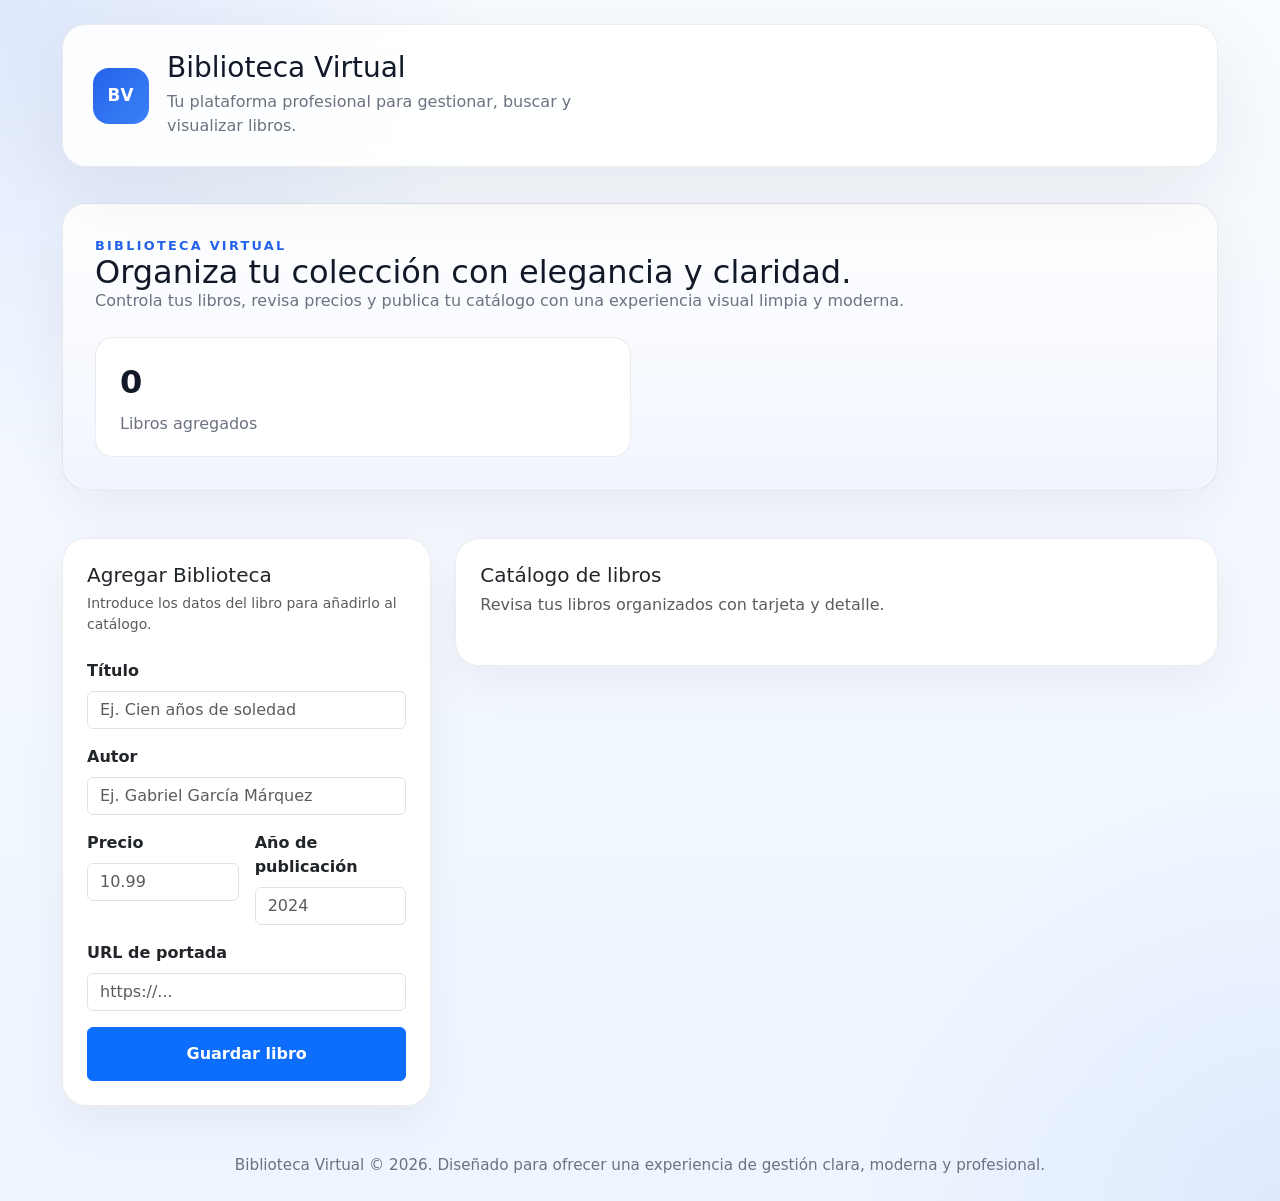
<file: Index.html>
<!DOCTYPE html>
<html lang="es">

<head>
    <meta charset="UTF-8">
    <meta name="viewport" content="width=device-width, initial-scale=1.0">
    <title>Biblioteca Virtual</title>
    <link href="https://cdn.jsdelivr.net/npm/bootstrap@5.3.2/dist/css/bootstrap.min.css" rel="stylesheet">
    <link rel="stylesheet" href="index.css">
    <meta name="theme-color" content="#ffffff">
</head>

<body>
    <div class="page-shell">
        <header class="site-header mb-5">
            <div class="header-brand">
                <div class="brand-mark">BV</div>
                <div>
                    <h1>Biblioteca Virtual</h1>
                    <p class="subtitle">Tu plataforma profesional para gestionar, buscar y visualizar libros.</p>
                </div>
            </div>
        </header>

        <section class="overview-panel mb-5">
            <div class="overview-card">
                <div>
                    <p class="eyebrow">Biblioteca Virtual</p>
                    <h2>Organiza tu colección con elegancia y claridad.</h2>
                    <p class="overview-text">Controla tus libros, revisa precios y publica tu catálogo con una experiencia visual limpia y moderna.</p>
                </div>
                <div class="overview-stats">
                    <article>
                        <span class="stat-value" id="totalBooks">0</span>
                        <span class="stat-label">Libros agregados</span>
                    </article>
                </div>
            </div>
        </section>

        <div id="app" class="row g-4">
            <aside class="col-12 col-lg-4">
                <div class="card panel-card p-4">
                    <div class="panel-header mb-4">
                        <h3>Agregar Biblioteca</h3>
                        <p class="text-muted small">Introduce los datos del libro para añadirlo al catálogo.</p>
                    </div>
                    <form id="formLibro" class="row gx-3 gy-3">
                        <div class="col-12">
                            <label for="NombreLibro" class="form-label">Título</label>
                            <input type="text" id="NombreLibro" class="form-control" placeholder="Ej. Cien años de soledad" required>
                        </div>
                        <div class="col-12">
                            <label for="AutorLibro" class="form-label">Autor</label>
                            <input type="text" id="AutorLibro" class="form-control" placeholder="Ej. Gabriel García Márquez" required>
                        </div>
                        <div class="col-6">
                            <label for="PrecioLibro" class="form-label">Precio</label>
                            <input type="number" id="PrecioLibro" class="form-control" placeholder="10.99" min="0" step="0.01">
                        </div>
                        <div class="col-6">
                            <label for="AñoPublicacion" class="form-label">Año de publicación</label>
                            <input type="number" id="AñoPublicacion" class="form-control" placeholder="2024" min="1800" max="2100">
                        </div>
                        <div class="col-12">
                            <label for="Portada" class="form-label">URL de portada</label>
                            <input type="url" id="Portada" class="form-control" placeholder="https://..." autocomplete="off">
                        </div>
                        <div class="col-12 d-grid">
                            <button type="submit" class="btn btn-primary btn-submit">Guardar libro</button>
                        </div>
                    </form>
                </div>
            </aside>

            <section id="productsContainer" class="col-12 col-lg-8">
                <div class="card panel-card p-4">
                    <div class="panel-header d-flex flex-column flex-sm-row align-items-sm-center justify-content-between mb-4 gap-3">
                        <div>
                            <h3 class="mb-1">Catálogo de libros</h3>
                            <p class="text-muted mb-0">Revisa tus libros organizados con tarjeta y detalle.</p>
                        </div>
                    </div>
                    <div id="productsGrid" class="books-grid"></div>
                </div>
            </section>
        </div>

        <footer class="footer-note mt-5">Biblioteca Virtual © 2026. Diseñado para ofrecer una experiencia de gestión clara, moderna y profesional.</footer>
    </div>

    <script src="Index.js"></script>
</body>

</html>
</file>
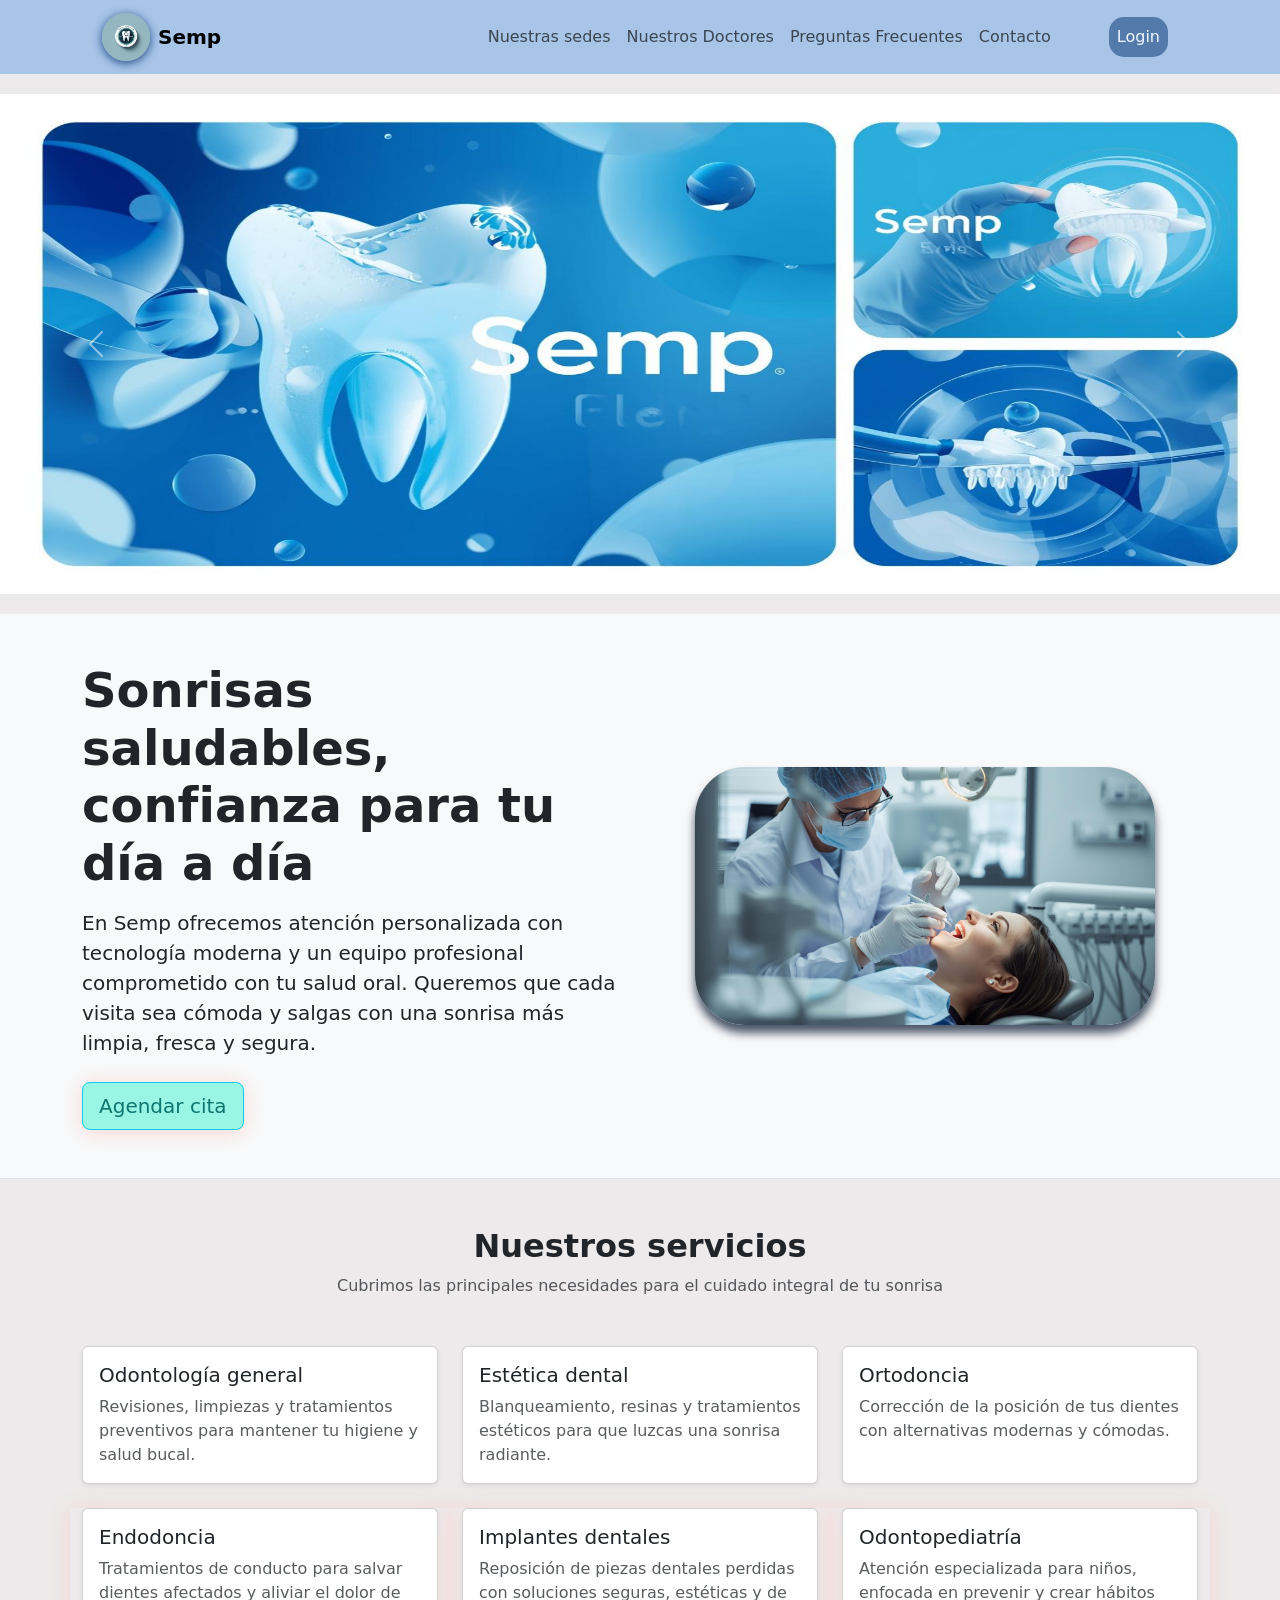
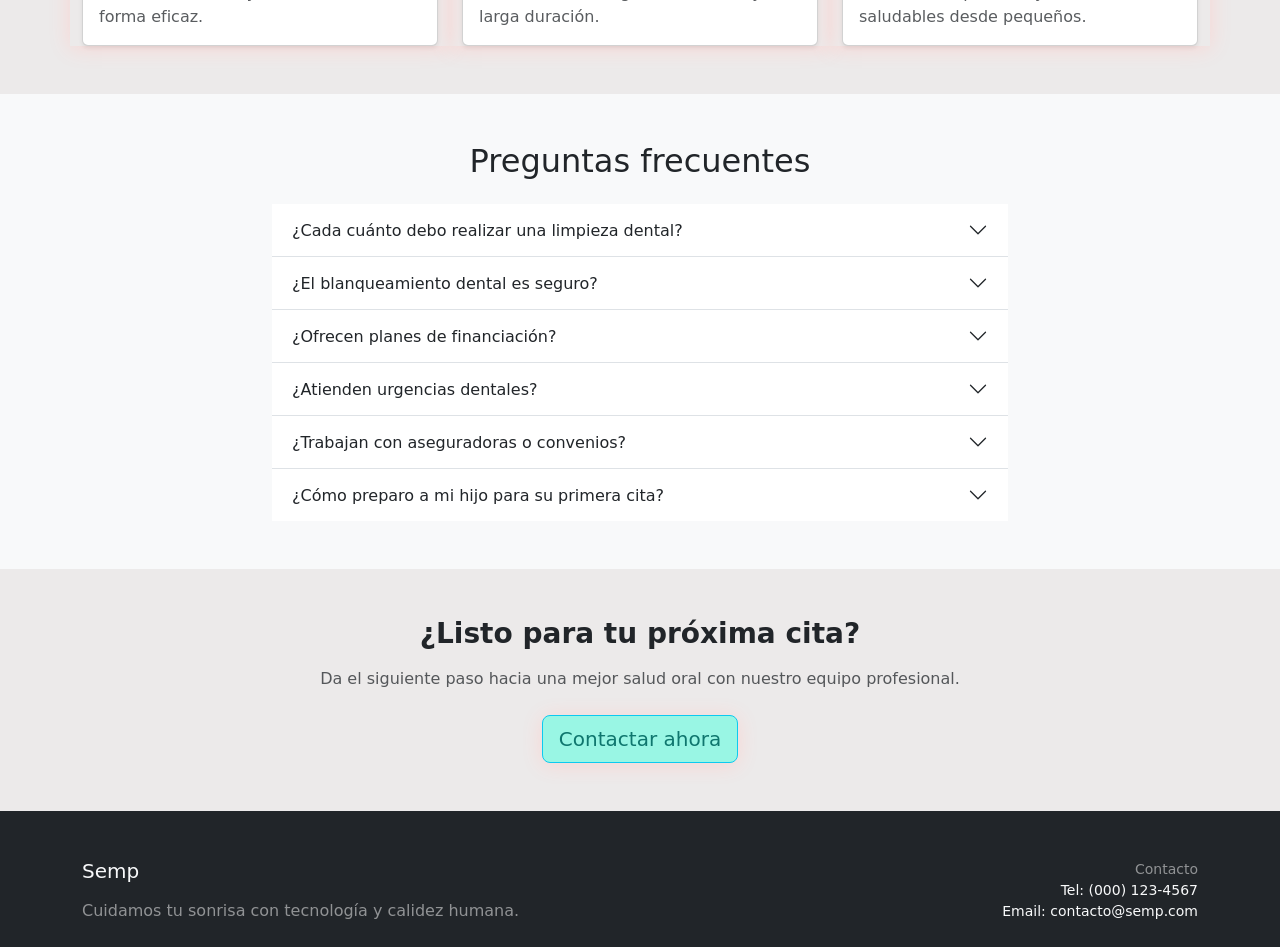
<file: app/View/Index.html>
<!DOCTYPE html>
<html lang="es">

<head>
    <meta charset="UTF-8" />
    <meta name="viewport" content="width=device-width, initial-scale=1" />
    <title>Inicio | Semp</title>

    <link href="https://cdn.jsdelivr.net/npm/bootstrap@5.3.8/dist/css/bootstrap.min.css" rel="stylesheet"
        integrity="sha384-sRIl4kxILFvY47J16cr9ZwB07vP4J8+LH7qKQnuqkuIAvNWLzeN8tE5YBujZqJLB" crossorigin="anonymous" />
    <link rel="stylesheet" href="../CSS/Index.css" />
</head>

<body>
    <!-- Navbar -->
    <nav class="navbar navbar-expand-lg" id="Barra" name="Barra">
        <div class="container">
            <a class="navbar-brand d-flex align-items-center" href="#">
                <img class="logo me-2" src="../Assets/Logo.png" alt="Semp" width="48" height="48" />
                <span class="fw-semibold">Semp</span>
            </a>
            <button class="navbar-toggler" type="button" data-bs-toggle="collapse"
                data-bs-target="#navbarSupportedContent" aria-controls="navbarSupportedContent" aria-expanded="false"
                aria-label="Toggle navigation">
                <span class="navbar-toggler-icon"></span>
            </button>

            <div class="collapse navbar-collapse" id="navbarSupportedContent">
                <ul class="navbar-nav ms-auto mb-2 mb-lg-0">
                    <li class="nav-item">
                        <a class="nav-link foc_hover" href="Sedes.html">Nuestras sedes</a>
                    </li>
                    <li class="nav-item">
                        <a class="nav-link foc_hover" href="Doctores.html">Nuestros Doctores</a>
                    </li>
                    <li class="nav-item">
                        <a class="nav-link foc_hover" href="#acordeon">Preguntas Frecuentes</a>
                    </li>
                    <li class="nav-item">
                        <a class="nav-link foc_hover" href="#contacto">Contacto</a>
                    </li>
                    <div>
                        <li class="nav-item">
                            <a class="nav-link sp_login" href="../View/Login.html">Login</a>
                        </li>
                    </div>

                </ul>
            </div>
        </div>
    </nav>
    <!-- Carrusel -->
    <div id="carouselExampleAutoplaying" class="carousel slide Margen" data-bs-ride="carousel">
        <div class="carousel-inner">
            <div class="carousel-item active">
                <img src="../Assets/Foto carrusel 1.jpg" class="d-block w-100" alt="..." width="500px" height="500px">
            </div>
            <div class="carousel-item">
                <img src="../Assets/Foto carrusel 2.jpg" class="d-block w-100" alt="..." width="500px" height="500px">
            </div>
            <div class="carousel-item">
                <img src="../Assets/Foto carrusel 3.jpg" class="d-block w-100" alt="..." width="500px" height="500px">
            </div>
        </div>
        <button class="carousel-control-prev" type="button" data-bs-target="#carouselExampleAutoplaying"
            data-bs-slide="prev">
            <span class="carousel-control-prev-icon" aria-hidden="true"></span>
            <span class="visually-hidden">Previous</span>
        </button>
        <button class="carousel-control-next" type="button" data-bs-target="#carouselExampleAutoplaying"
            data-bs-slide="next">
            <span class="carousel-control-next-icon" aria-hidden="true"></span>
            <span class="visually-hidden">Next</span>
        </button>
    </div>
    <!-- Hero -->
    <section class="py-5 bg-light border-bottom">
        <div class="container">
            <div class="row align-items-center g-4">
                <div class="col-12 col-md-6">
                    <h1 class="display-5 fw-bold mb-3">Sonrisas saludables, confianza para tu día a día</h1>
                    <p class="lead mb-4">En <strong>Semp</strong> ofrecemos atención personalizada con tecnología
                        moderna y un equipo
                        profesional comprometido con tu salud oral. Queremos que cada visita sea cómoda y salgas con una
                        sonrisa más limpia, fresca y segura.</p>
                    <div class="d-flex gap-3">
                        <a href="programar _cita.html" class="btn btn-info color Sombra btn-lg">Agendar cita</a>
                    </div>
                </div>
                <div class="col-12 col-md-6 text-center">
                    <img src="../Assets/imagen texto principal.jpg" alt="Logo Semp" class="img-fluid img_central"
                        style="max-width: 460px;" />
                </div>
            </div>
        </div>
    </section>

    <!-- Servicios / Features -->
    <section id="servicios" class="py-5">
        <div class="container">
            <div class="text-center mb-5">
                <h2 class="fw-bold">Nuestros servicios</h2>
                <p class="text-muted mb-0">Cubrimos las principales necesidades para el cuidado integral de tu sonrisa
                </p>
            </div>
            <div class="row g-4">
                <div class="col-12 col-md-6 col-lg-4">
                    <div class="card h-100 shadow-sm">
                        <div class="card-body">
                            <h5 class="card-title">Odontología general</h5>
                            <p class="card-text text-muted">Revisiones, limpiezas y tratamientos preventivos para
                                mantener tu higiene y salud bucal.</p>
                        </div>
                    </div>
                </div>
                <div class="col-12 col-md-6 col-lg-4">
                    <div class="card h-100 shadow-sm">
                        <div class="card-body">
                            <h5 class="card-title">Estética dental</h5>
                            <p class="card-text text-muted">Blanqueamiento, resinas y tratamientos estéticos para que
                                luzcas una sonrisa radiante.</p>
                        </div>
                    </div>
                </div>
                <div class="col-12 col-md-6 col-lg-4">
                    <div class="card h-100 shadow-sm">
                        <div class="card-body">
                            <h5 class="card-title">Ortodoncia</h5>
                            <p class="card-text text-muted">Corrección de la posición de tus dientes con alternativas
                                modernas y cómodas.</p>
                        </div>
                    </div>
                </div>
                <div class="col-12 col-md-6 col-lg-4 Sombra">
                    <div class="card h-100 shadow-sm">
                        <div class="card-body">
                            <h5 class="card-title">Endodoncia</h5>
                            <p class="card-text text-muted">Tratamientos de conducto para salvar dientes afectados y
                                aliviar el dolor de forma eficaz.</p>
                        </div>
                    </div>
                </div>
                <div class="col-12 col-md-6 col-lg-4 Sombra">
                    <div class="card h-100 shadow-sm">
                        <div class="card-body">
                            <h5 class="card-title">Implantes dentales</h5>
                            <p class="card-text text-muted">Reposición de piezas dentales perdidas con soluciones
                                seguras, estéticas y de larga duración.</p>
                        </div>
                    </div>
                </div>
                <div class="col-12 col-md-6 col-lg-4 Sombra">
                    <div class="card h-100 shadow-sm">
                        <div class="card-body">
                            <h5 class="card-title">Odontopediatría</h5>
                            <p class="card-text text-muted">Atención especializada para niños, enfocada en prevenir y
                                crear hábitos saludables desde pequeños.</p>
                        </div>
                    </div>
                </div>
            </div>
        </div>
    </section>

    <!-- Acordeón centrado -->
    <section id="acordeon" class="py-5 bg-body-tertiary">
        <div class="container">
            <h2 class="text-center mb-4">Preguntas frecuentes</h2>
            <div class="row justify-content-center">
                <div class="col-12 col-md-10 col-lg-8">
                    <div class="accordion accordion-flush" id="accordionFlushExample">
                        <div class="accordion-item">
                            <h2 class="accordion-header" id="flush-headingOne">
                                <button class="accordion-button collapsed" type="button" data-bs-toggle="collapse"
                                    data-bs-target="#flush-collapseOne" aria-expanded="false"
                                    aria-controls="flush-collapseOne">
                                    ¿Cada cuánto debo realizar una limpieza dental?
                                </button>
                            </h2>
                            <div id="flush-collapseOne" class="accordion-collapse collapse"
                                aria-labelledby="flush-headingOne" data-bs-parent="#accordionFlushExample">
                                <div class="accordion-body">Generalmente se recomienda una limpieza cada 6 meses, aunque
                                    puede variar según tus necesidades específicas.</div>
                            </div>
                        </div>
                        <div class="accordion-item">
                            <h2 class="accordion-header" id="flush-headingTwo">
                                <button class="accordion-button collapsed" type="button" data-bs-toggle="collapse"
                                    data-bs-target="#flush-collapseTwo" aria-expanded="false"
                                    aria-controls="flush-collapseTwo">
                                    ¿El blanqueamiento dental es seguro?
                                </button>
                            </h2>
                            <div id="flush-collapseTwo" class="accordion-collapse collapse"
                                aria-labelledby="flush-headingTwo" data-bs-parent="#accordionFlushExample">
                                <div class="accordion-body">Sí, cuando es realizado por profesionales y con los cuidados
                                    adecuados, es un procedimiento seguro y eficaz.</div>
                            </div>
                        </div>
                        <div class="accordion-item">
                            <h2 class="accordion-header" id="flush-headingThree">
                                <button class="accordion-button collapsed" type="button" data-bs-toggle="collapse"
                                    data-bs-target="#flush-collapseThree" aria-expanded="false"
                                    aria-controls="flush-collapseThree">
                                    ¿Ofrecen planes de financiación?
                                </button>
                            </h2>
                            <div id="flush-collapseThree" class="accordion-collapse collapse"
                                aria-labelledby="flush-headingThree" data-bs-parent="#accordionFlushExample">
                                <div class="accordion-body">Contamos con opciones flexibles de pago para que puedas
                                    acceder a nuestros tratamientos sin preocupaciones.</div>
                            </div>
                        </div>
                        <div class="accordion-item">
                            <h2 class="accordion-header" id="flush-headingFour">
                                <button class="accordion-button collapsed" type="button" data-bs-toggle="collapse"
                                    data-bs-target="#flush-collapseFour" aria-expanded="false"
                                    aria-controls="flush-collapseFour">
                                    ¿Atienden urgencias dentales?
                                </button>
                            </h2>
                            <div id="flush-collapseFour" class="accordion-collapse collapse Transicion"
                                aria-labelledby="flush-headingFour" data-bs-parent="#accordionFlushExample">
                                <div class="accordion-body">Sí, contamos con atención para urgencias como dolor agudo,
                                    fracturas o infecciones. Contáctanos para orientación inmediata.</div>
                            </div>
                        </div>
                        <div class="accordion-item">
                            <h2 class="accordion-header" id="flush-headingFive">
                                <button class="accordion-button collapsed" type="button" data-bs-toggle="collapse"
                                    data-bs-target="#flush-collapseFive" aria-expanded="false"
                                    aria-controls="flush-collapseFive">
                                    ¿Trabajan con aseguradoras o convenios?
                                </button>
                            </h2>
                            <div id="flush-collapseFive" class="accordion-collapse collapse Transicion"
                                aria-labelledby="flush-headingFive" data-bs-parent="#accordionFlushExample">
                                <div class="accordion-body">Manejamos convenios y alternativas de pago. Consulta las
                                    opciones disponibles según tu cobertura.</div>
                            </div>
                        </div>
                        <div class="accordion-item">
                            <h2 class="accordion-header" id="flush-headingSix">
                                <button class="accordion-button collapsed" type="button" data-bs-toggle="collapse"
                                    data-bs-target="#flush-collapseSix" aria-expanded="false"
                                    aria-controls="flush-collapseSix">
                                    ¿Cómo preparo a mi hijo para su primera cita?
                                </button>
                            </h2>
                            <div id="flush-collapseSix" class="accordion-collapse collapse Transicion"
                                aria-labelledby="flush-headingSix" data-bs-parent="#accordionFlushExample">
                                <div class="accordion-body">Explícale de forma positiva, evita transmitir miedos y llega
                                    unos minutos antes para que se familiarice con el entorno.</div>
                            </div>
                        </div>
                    </div>
                </div>
            </div>
        </div>
    </section>

    <!-- CTA simple -->
    <section class="py-5 text-center">
        <div class="container">
            <h3 class="fw-semibold mb-3">¿Listo para tu próxima cita?</h3>
            <p class="text-muted mb-4">Da el siguiente paso hacia una mejor salud oral con nuestro equipo profesional.
            </p>
            <a href="programar _cita.html" class="btn btn-info color Sombra btn-lg">Contactar ahora</a>
        </div>
    </section>

    <!-- Footer / Contacto -->
    <footer id="contacto" class="pt-5 pb-4 bg-dark text-light">
        <div class="container">
            <div class="row g-4">
                <div class="col-12 col-md-6">
                    <h5 class="mb-3">Semp</h5>
                    <p class="text-white-50 mb-0">Cuidamos tu sonrisa con tecnología y calidez humana.</p>
                </div>
                <div class="col-12 col-md-6 text-md-end">
                    <div class="small text-white-50">Contacto</div>
                    <div class="small">Tel: (000) 123-4567</div>
                    <div class="small">Email: contacto@semp.com</div>
                </div>
            </div>
        </div>
    </footer>
    <script src="https://code.jquery.com/jquery-3.7.1.js"
        integrity="sha256-eKhayi8LEQwp4NKxN+CfCh+3qOVUtJn3QNZ0TciWLP4=" crossorigin="anonymous">
        </script>
    <script src="https://cdn.jsdelivr.net/npm/bootstrap@5.3.8/dist/js/bootstrap.bundle.min.js"
        integrity="sha384-FKyoEForCGlyvwx9Hj09JcYn3nv7wiPVlz7YYwJrWVcXK/BmnVDxM+D2scQbITxI"
        crossorigin="anonymous"></script>
    <!-- <script>
        miStorage = window.localStorage;
        nombre_usuario = miStorage.getItem("nombre_usuario");
        $("#nombre_usuario").html(nombre_usuario);
    </script> -->
</body>

</html>
</file>
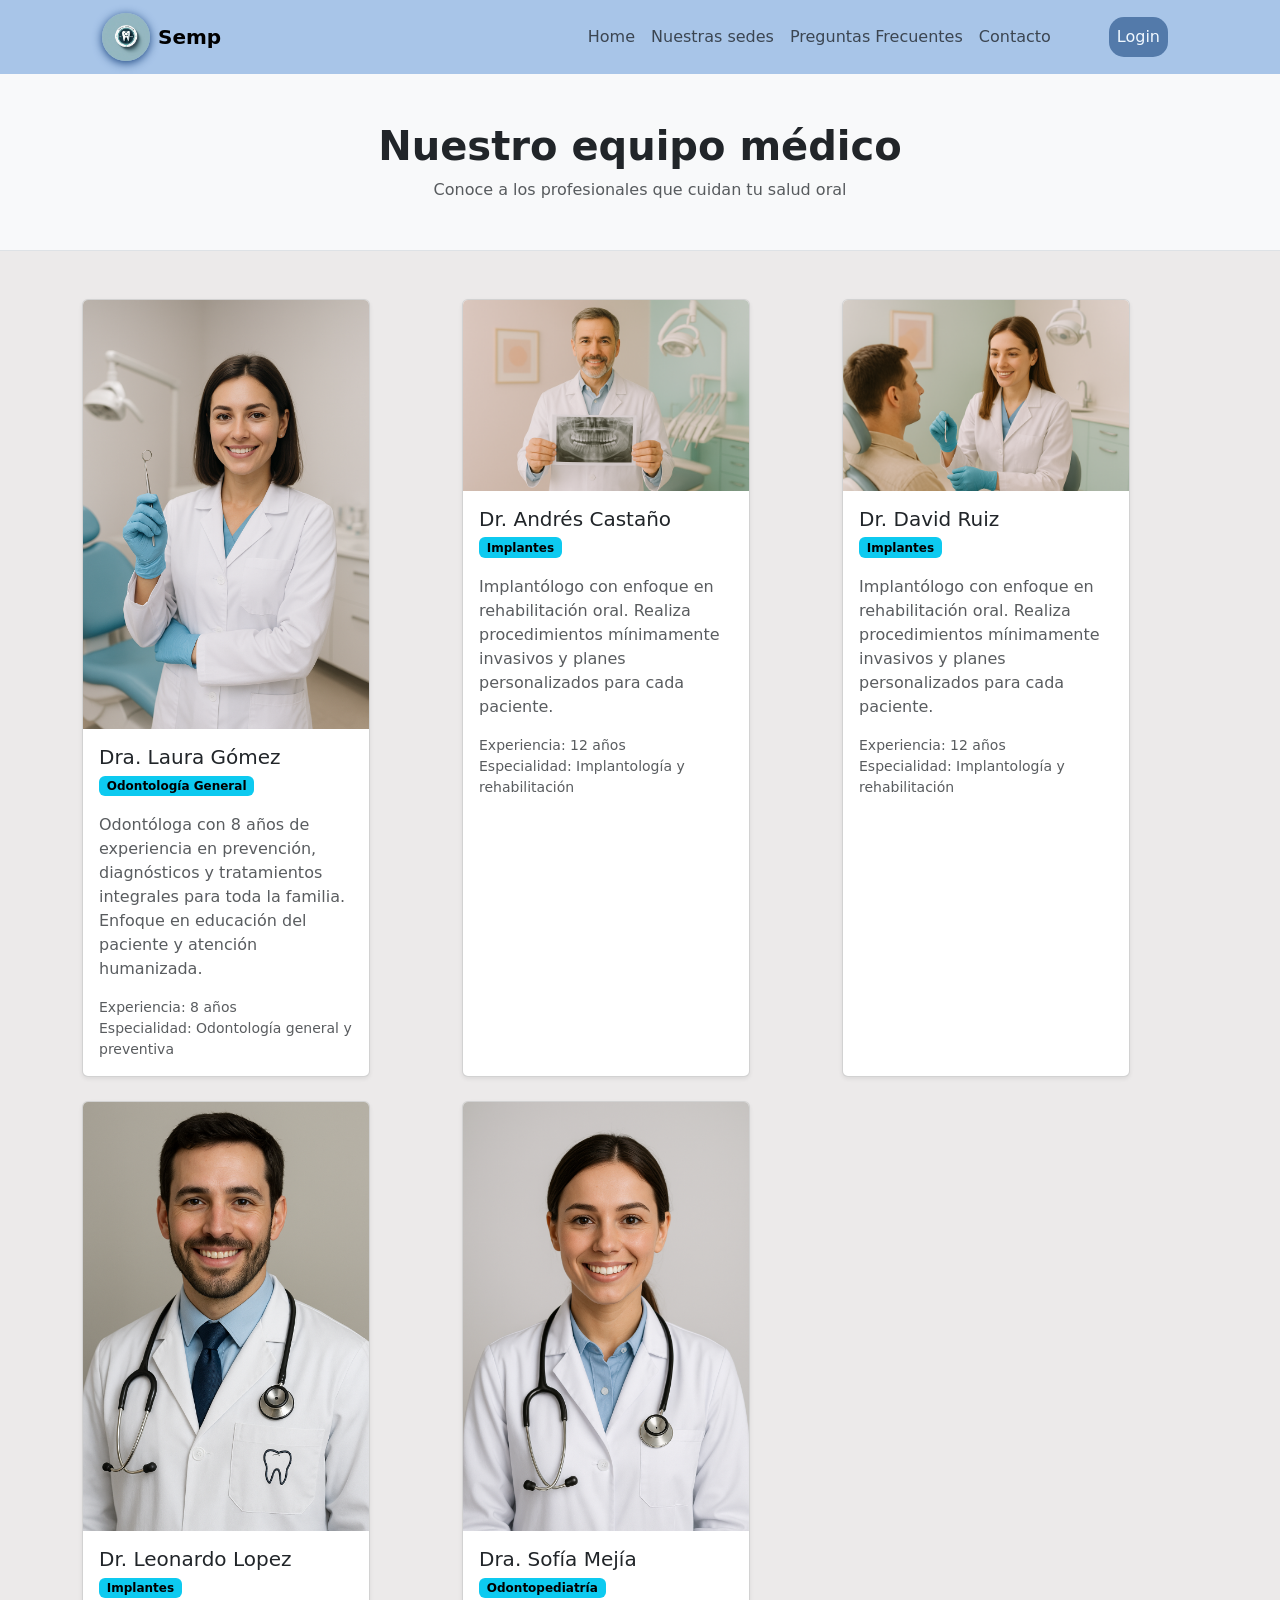
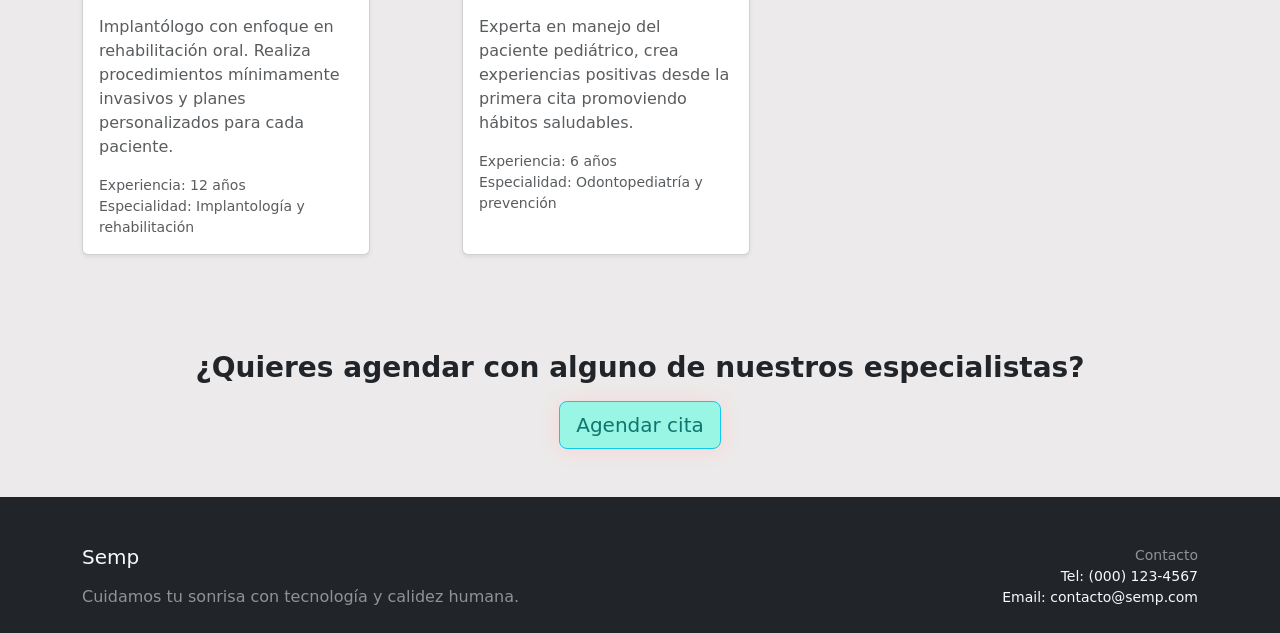
<file: app/View/Doctores.html>
<!DOCTYPE html>
<html lang="es">

<head>
    <meta charset="UTF-8" />
    <meta name="viewport" content="width=device-width, initial-scale=1" />
    <title>Doctores | Semp</title>

    <link href="https://cdn.jsdelivr.net/npm/bootstrap@5.3.8/dist/css/bootstrap.min.css" rel="stylesheet"
        integrity="sha384-sRIl4kxILFvY47J16cr9ZwB07vP4J8+LH7qKQnuqkuIAvNWLzeN8tE5YBujZqJLB" crossorigin="anonymous" />
    <link rel="stylesheet" href="../CSS/Index.css" />
</head>

<body>
    <!-- Navbar -->
    <nav class="navbar navbar-expand-lg" id="Barra" name="Barra">
        <div class="container">
            <a class="navbar-brand d-flex align-items-center" href="./Index.html">
                <img class="logo me-2" src="../Assets/Logo.png" alt="Semp" width="48" height="48" />
                <span class="fw-semibold">Semp</span>
            </a>
            <button class="navbar-toggler" type="button" data-bs-toggle="collapse"
                data-bs-target="#navbarSupportedContent" aria-controls="navbarSupportedContent" aria-expanded="false"
                aria-label="Toggle navigation">
                <span class="navbar-toggler-icon"></span>
            </button>

            <div class="collapse navbar-collapse" id="navbarSupportedContent">
                <ul class="navbar-nav ms-auto mb-2 mb-lg-0">
                    <li class="nav-item">
                        <a class="nav-link foc_hover" href="./Index.html">Home</a>
                    </li>
                    <li class="nav-item">
                        <a class="nav-link foc_hover" href="./Sedes.html">Nuestras sedes</a>
                    </li>
                    <li class="nav-item">
                        <a class="nav-link foc_hover" href="./Index.html#acordeon">Preguntas Frecuentes</a>
                    </li>
                    <li class="nav-item">
                        <a class="nav-link foc_hover" href="./Index.html#contacto">Contacto</a>
                    </li>
                    <div>
                        <li class="nav-item">
                            <a class="nav-link sp_login" href="../View/Login.html">Login</a>
                        </li>
                    </div>

                </ul>
            </div>
        </div>
    </nav>

    <header class="py-5 bg-light border-bottom">
        <div class="container text-center">
            <h1 class="fw-bold">Nuestro equipo médico</h1>
            <p class="text-muted mb-0">Conoce a los profesionales que cuidan tu salud oral</p>
        </div>
    </header>

    <main class="py-5">
        <div class="container">
            <div class="row g-4">
                <!-- Doctor 1 -->
                <div class="col-12 col-md-6 col-lg-4">
                    <div class="card h-100 shadow-sm" style="width: 18rem;">
                        <img src="../Assets/Doctora 1.png" class="card-img-top" alt="...">
                        <div class="card-body">
                            <h5 class="card-title mb-1">Dra. Laura Gómez</h5>
                            <span class="badge text-bg-info">Odontología General</span>
                            <p class="card-text mt-3 text-muted">Odontóloga con 8 años de experiencia en prevención,
                                diagnósticos y tratamientos integrales para toda la familia. Enfoque en educación del
                                paciente y atención humanizada.</p>
                            <ul class="list-unstyled small text-muted mb-0">
                                <li>Experiencia: 8 años</li>
                                <li>Especialidad: Odontología general y preventiva</li>
                            </ul>
                        </div>
                    </div>
                </div>
                <!-- Doctor 2 -->
                <div class="col-12 col-md-6 col-lg-4">
                    <div class="card h-100 shadow-sm" style="width: 18rem;">
                        <img src="../Assets/Doctor 3.png" class="card-img-top" alt="...">
                        <div class="card-body">
                            <h5 class="card-title mb-1">Dr. Andrés Castaño</h5>
                            <span class="badge text-bg-info">Implantes</span>
                            <p class="card-text mt-3 text-muted">Implantólogo con enfoque en rehabilitación oral.
                                Realiza procedimientos mínimamente invasivos y planes personalizados para cada paciente.
                            </p>
                            <ul class="list-unstyled small text-muted mb-0">
                                <li>Experiencia: 12 años</li>
                                <li>Especialidad: Implantología y rehabilitación</li>
                            </ul>
                        </div>
                    </div>
                </div>
                <!-- Doctor 3 -->
                <div class="col-12 col-md-6 col-lg-4">
                    <div class="card h-100 shadow-sm" style="width: 18rem;">
                        <img src="../Assets/Doctora 2.png" class="card-img-top" alt="...">
                        <div class="card-body">
                            <h5 class="card-title mb-1">Dr. David Ruiz</h5>
                            <span class="badge text-bg-info">Implantes</span>
                            <p class="card-text mt-3 text-muted">Implantólogo con enfoque en rehabilitación oral.
                                Realiza procedimientos mínimamente invasivos y planes personalizados para cada paciente.
                            </p>
                            <ul class="list-unstyled small text-muted mb-0">
                                <li>Experiencia: 12 años</li>
                                <li>Especialidad: Implantología y rehabilitación</li>
                            </ul>
                        </div>
                    </div>
                </div>
                <!-- Doctor 4 -->
                <div class="col-12 col-md-6 col-lg-4">
                    <div class="card h-100 shadow-sm" style="width: 18rem;">
                        <img src="../Assets/Doctor 4.png" class="card-img-top" alt="...">
                        <div class="card-body">
                            <h5 class="card-title mb-1">Dr. Leonardo Lopez</h5>
                            <span class="badge text-bg-info">Implantes</span>
                            <p class="card-text mt-3 text-muted">Implantólogo con enfoque en rehabilitación oral.
                                Realiza procedimientos mínimamente invasivos y planes personalizados para cada paciente.
                            </p>
                            <ul class="list-unstyled small text-muted mb-0">
                                <li>Experiencia: 12 años</li>
                                <li>Especialidad: Implantología y rehabilitación</li>
                            </ul>
                        </div>
                    </div>
                </div>
                <!-- Doctor 5 -->
                <div class="col-12 col-md-6 col-lg-4">
                    <div class="card h-100 shadow-sm" style="width: 18rem;">
                        <img src="../Assets/Doctora 5.png" class="card-img-top" alt="...">
                        <div class="card-body">
                            <h5 class="card-title mb-1">Dra. Sofía Mejía</h5>
                            <span class="badge text-bg-info">Odontopediatría</span>
                            <p class="card-text mt-3 text-muted">Experta en manejo del paciente pediátrico, crea
                                experiencias positivas desde la primera cita promoviendo hábitos saludables.</p>
                            <ul class="list-unstyled small text-muted mb-0">
                                <li>Experiencia: 6 años</li>
                                <li>Especialidad: Odontopediatría y prevención</li>
                            </ul>
                        </div>
                    </div>
                </div>
                <!-- Extra spacing column for balance on large screens -->
                <div class="col-12 col-md-6 col-lg-4 d-none d-lg-block"></div>
            </div>
        </div>
    </main>

    <!-- CTA -->
    <section class="py-5 text-center">
        <div class="container">
            <h3 class="fw-semibold mb-3">¿Quieres agendar con alguno de nuestros especialistas?</h3>
            <a href="./Index.html#contacto" class="btn btn-info color Sombra btn-lg">Agendar cita</a>
        </div>
    </section>

    <!-- Footer / Contacto -->
    <footer id="contacto" class="pt-5 pb-4 bg-dark text-light">
        <div class="container">
            <div class="row g-4">
                <div class="col-12 col-md-6">
                    <h5 class="mb-3">Semp</h5>
                    <p class="text-white-50 mb-0">Cuidamos tu sonrisa con tecnología y calidez humana.</p>
                </div>
                <div class="col-12 col-md-6 text-md-end">
                    <div class="small text-white-50">Contacto</div>
                    <div class="small">Tel: (000) 123-4567</div>
                    <div class="small">Email: contacto@semp.com</div>
                </div>
            </div>
        </div>
    </footer>

    <script src="https://cdn.jsdelivr.net/npm/bootstrap@5.3.8/dist/js/bootstrap.bundle.min.js"
        integrity="sha384-FKyoEForCGlyvwx9Hj09JcYn3nv7wiPVlz7YYwJrWVcXK/BmnVDxM+D2scQbITxI"
        crossorigin="anonymous"></script>
</body>

</html>
</file>
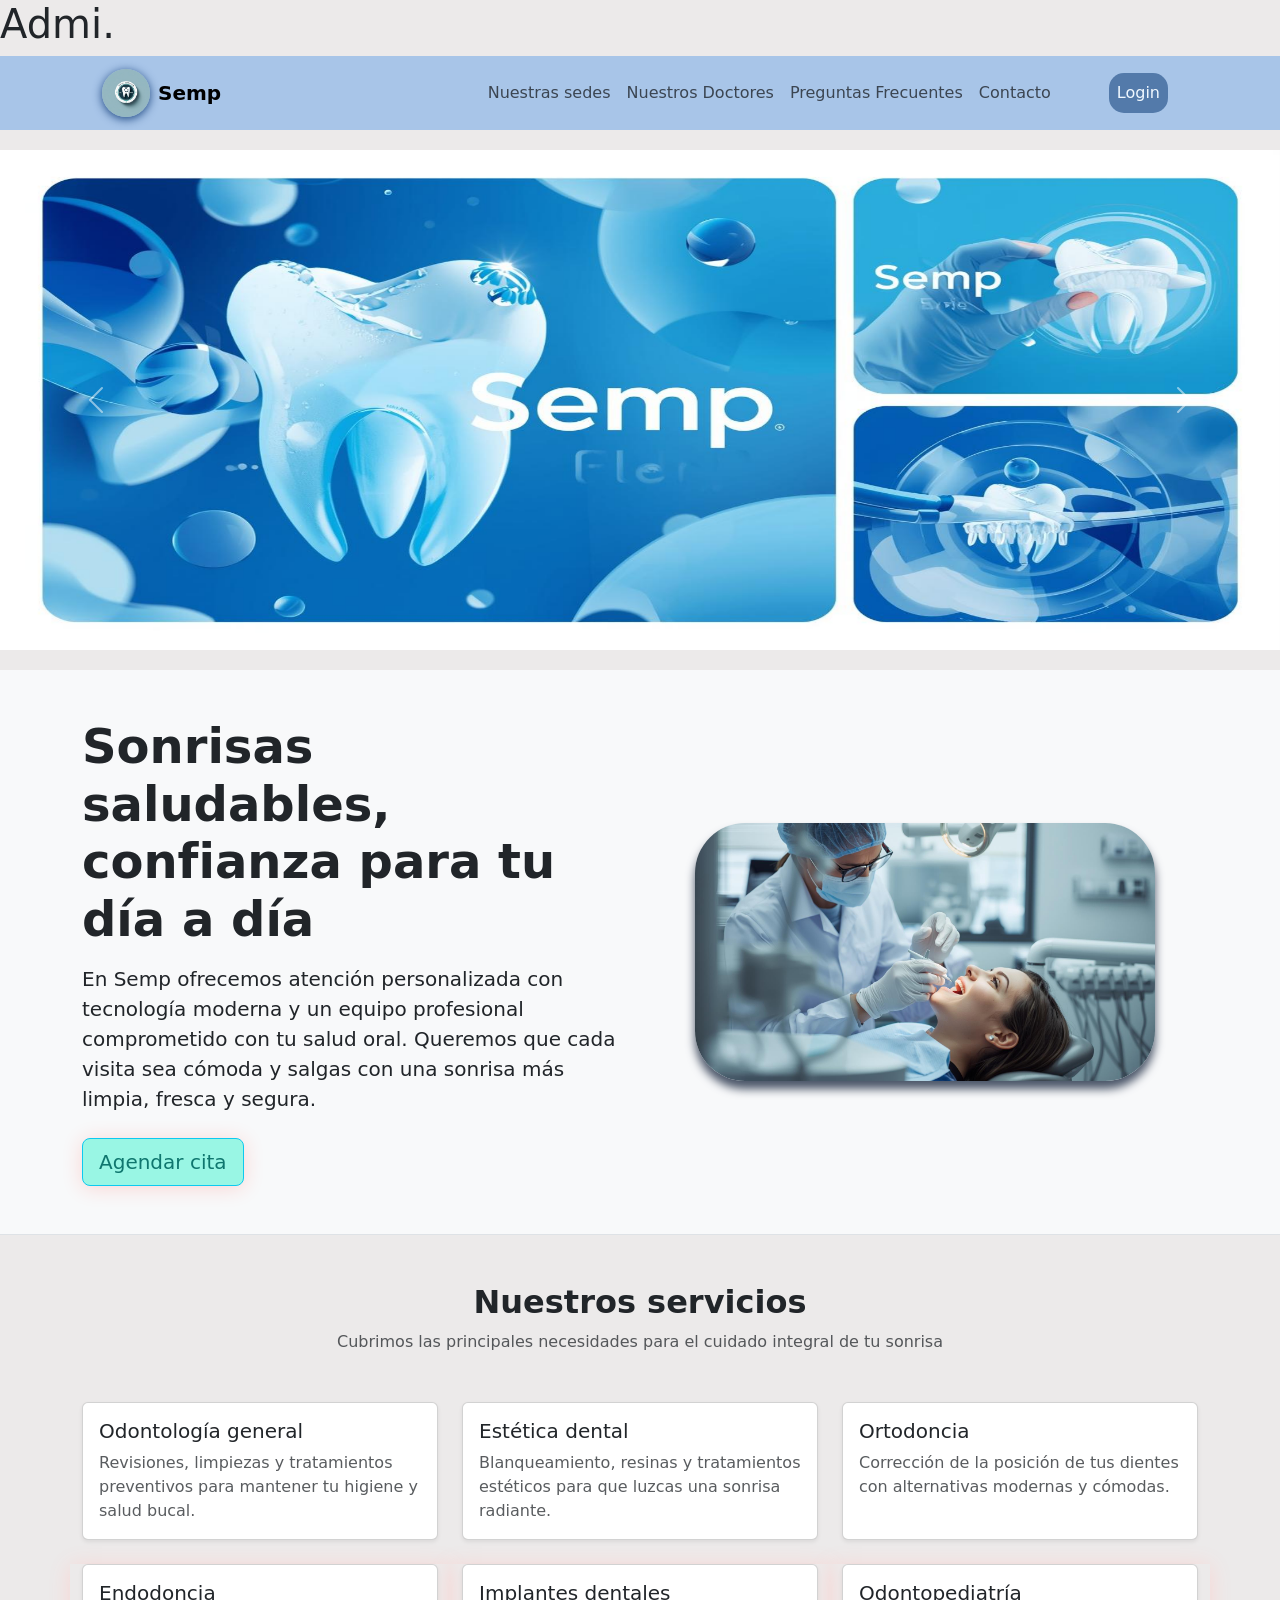
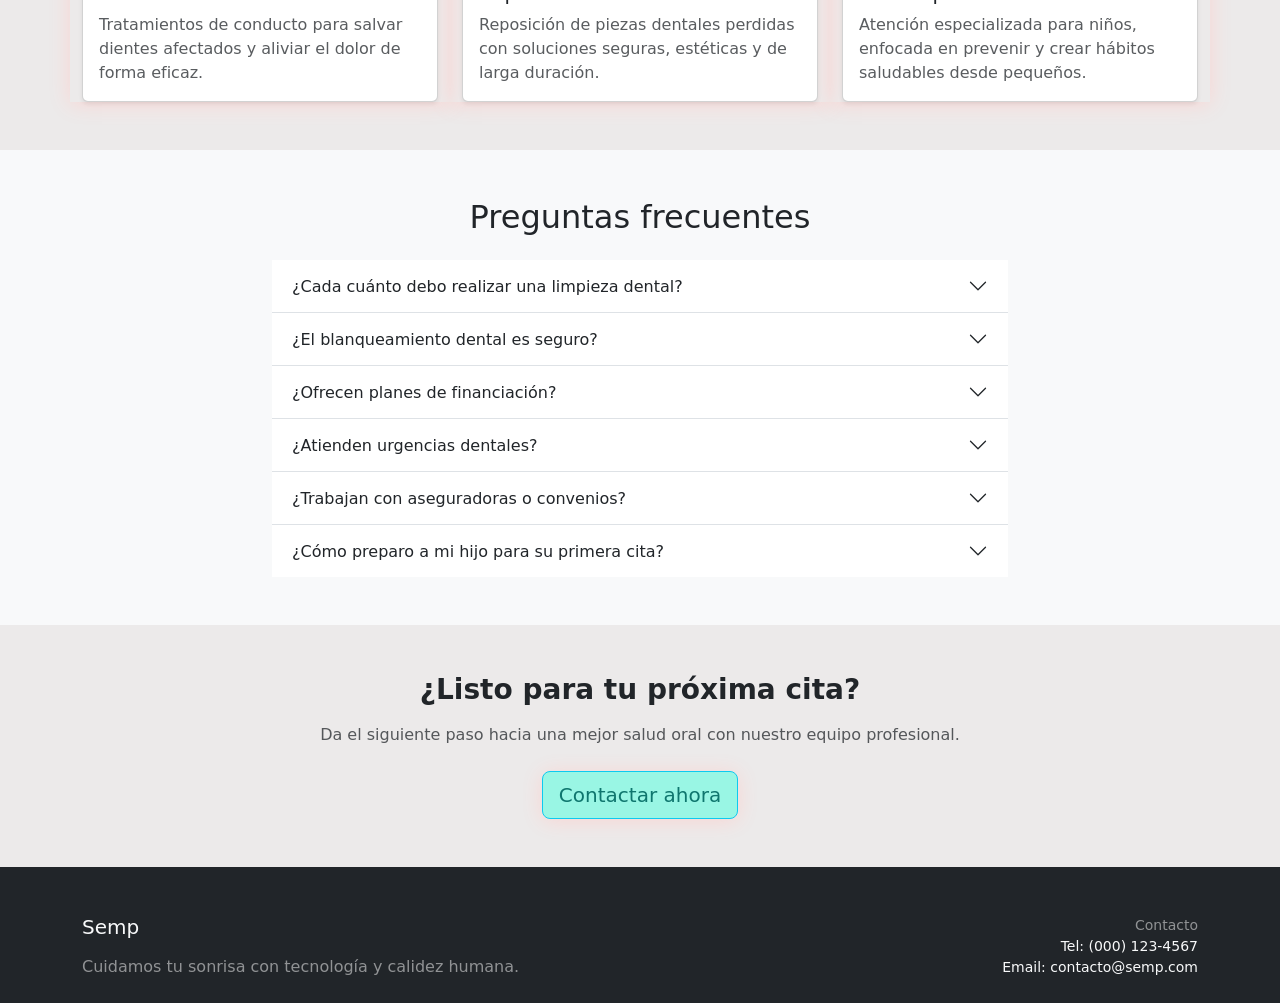
<file: app/View/Index_admi.html>
<!DOCTYPE html>
<html lang="es">

<head>
    <meta charset="UTF-8" />
    <meta name="viewport" content="width=device-width, initial-scale=1" />
    <title>Inicio | Semp</title>

    <link href="https://cdn.jsdelivr.net/npm/bootstrap@5.3.8/dist/css/bootstrap.min.css" rel="stylesheet"
        integrity="sha384-sRIl4kxILFvY47J16cr9ZwB07vP4J8+LH7qKQnuqkuIAvNWLzeN8tE5YBujZqJLB" crossorigin="anonymous" />
    <link rel="stylesheet" href="../CSS/Index.css" />
</head>

<body>
    <h1>Admi. </h1>
    <!-- Navbar -->
    <nav class="navbar navbar-expand-lg" id="Barra" name="Barra">
        <div class="container">
            <a class="navbar-brand d-flex align-items-center" href="#">
                <img class="logo me-2" src="../Assets/Logo.png" alt="Semp" width="48" height="48" />
                <span class="fw-semibold">Semp</span>
            </a>
            <button class="navbar-toggler" type="button" data-bs-toggle="collapse"
                data-bs-target="#navbarSupportedContent" aria-controls="navbarSupportedContent" aria-expanded="false"
                aria-label="Toggle navigation">
                <span class="navbar-toggler-icon"></span>
            </button>

            <div class="collapse navbar-collapse" id="navbarSupportedContent">
                <ul class="navbar-nav ms-auto mb-2 mb-lg-0">
                    <li class="nav-item">
                        <a class="nav-link foc_hover" href="Sedes.html">Nuestras sedes</a>
                    </li>
                    <li class="nav-item">
                        <a class="nav-link foc_hover" href="Doctores.html">Nuestros Doctores</a>
                    </li>
                    <li class="nav-item">
                        <a class="nav-link foc_hover" href="#acordeon">Preguntas Frecuentes</a>
                    </li>
                    <li class="nav-item">
                        <a class="nav-link foc_hover" href="#contacto">Contacto</a>
                    </li>
                    <div>
                        <li class="nav-item">
                            <a class="nav-link sp_login" href="../View/Login.html">Login</a>
                        </li>
                    </div>

                </ul>
            </div>
        </div>
    </nav>
    <!-- Carrusel -->
    <div id="carouselExampleAutoplaying" class="carousel slide Margen" data-bs-ride="carousel">
        <div class="carousel-inner">
            <div class="carousel-item active">
                <img src="../Assets/Foto carrusel 1.jpg" class="d-block w-100" alt="..." width="500px" height="500px">
            </div>
            <div class="carousel-item">
                <img src="../Assets/Foto carrusel 2.jpg" class="d-block w-100" alt="..." width="500px" height="500px">
            </div>
            <div class="carousel-item">
                <img src="../Assets/Foto carrusel 3.jpg" class="d-block w-100" alt="..." width="500px" height="500px">
            </div>
        </div>
        <button class="carousel-control-prev" type="button" data-bs-target="#carouselExampleAutoplaying"
            data-bs-slide="prev">
            <span class="carousel-control-prev-icon" aria-hidden="true"></span>
            <span class="visually-hidden">Previous</span>
        </button>
        <button class="carousel-control-next" type="button" data-bs-target="#carouselExampleAutoplaying"
            data-bs-slide="next">
            <span class="carousel-control-next-icon" aria-hidden="true"></span>
            <span class="visually-hidden">Next</span>
        </button>
    </div>
    <!-- Hero -->
    <section class="py-5 bg-light border-bottom">
        <div class="container">
            <div class="row align-items-center g-4">
                <div class="col-12 col-md-6">
                    <h1 class="display-5 fw-bold mb-3">Sonrisas saludables, confianza para tu día a día</h1>
                    <p class="lead mb-4">En <strong>Semp</strong> ofrecemos atención personalizada con tecnología
                        moderna y un equipo
                        profesional comprometido con tu salud oral. Queremos que cada visita sea cómoda y salgas con una
                        sonrisa más limpia, fresca y segura.</p>
                    <div class="d-flex gap-3">
                        <a href="#contacto" class="btn btn-info color Sombra btn-lg">Agendar cita</a>
                    </div>
                </div>
                <div class="col-12 col-md-6 text-center">
                    <img src="../Assets/imagen texto principal.jpg" alt="Logo Semp" class="img-fluid img_central"
                        style="max-width: 460px;" />
                </div>
            </div>
        </div>
    </section>

    <!-- Servicios / Features -->
    <section id="servicios" class="py-5">
        <div class="container">
            <div class="text-center mb-5">
                <h2 class="fw-bold">Nuestros servicios</h2>
                <p class="text-muted mb-0">Cubrimos las principales necesidades para el cuidado integral de tu sonrisa
                </p>
            </div>
            <div class="row g-4">
                <div class="col-12 col-md-6 col-lg-4">
                    <div class="card h-100 shadow-sm">
                        <div class="card-body">
                            <h5 class="card-title">Odontología general</h5>
                            <p class="card-text text-muted">Revisiones, limpiezas y tratamientos preventivos para
                                mantener tu higiene y salud bucal.</p>
                        </div>
                    </div>
                </div>
                <div class="col-12 col-md-6 col-lg-4">
                    <div class="card h-100 shadow-sm">
                        <div class="card-body">
                            <h5 class="card-title">Estética dental</h5>
                            <p class="card-text text-muted">Blanqueamiento, resinas y tratamientos estéticos para que
                                luzcas una sonrisa radiante.</p>
                        </div>
                    </div>
                </div>
                <div class="col-12 col-md-6 col-lg-4">
                    <div class="card h-100 shadow-sm">
                        <div class="card-body">
                            <h5 class="card-title">Ortodoncia</h5>
                            <p class="card-text text-muted">Corrección de la posición de tus dientes con alternativas
                                modernas y cómodas.</p>
                        </div>
                    </div>
                </div>
                <div class="col-12 col-md-6 col-lg-4 Sombra">
                    <div class="card h-100 shadow-sm">
                        <div class="card-body">
                            <h5 class="card-title">Endodoncia</h5>
                            <p class="card-text text-muted">Tratamientos de conducto para salvar dientes afectados y
                                aliviar el dolor de forma eficaz.</p>
                        </div>
                    </div>
                </div>
                <div class="col-12 col-md-6 col-lg-4 Sombra">
                    <div class="card h-100 shadow-sm">
                        <div class="card-body">
                            <h5 class="card-title">Implantes dentales</h5>
                            <p class="card-text text-muted">Reposición de piezas dentales perdidas con soluciones
                                seguras, estéticas y de larga duración.</p>
                        </div>
                    </div>
                </div>
                <div class="col-12 col-md-6 col-lg-4 Sombra">
                    <div class="card h-100 shadow-sm">
                        <div class="card-body">
                            <h5 class="card-title">Odontopediatría</h5>
                            <p class="card-text text-muted">Atención especializada para niños, enfocada en prevenir y
                                crear hábitos saludables desde pequeños.</p>
                        </div>
                    </div>
                </div>
            </div>
        </div>
    </section>

    <!-- Acordeón centrado -->
    <section id="acordeon" class="py-5 bg-body-tertiary">
        <div class="container">
            <h2 class="text-center mb-4">Preguntas frecuentes</h2>
            <div class="row justify-content-center">
                <div class="col-12 col-md-10 col-lg-8">
                    <div class="accordion accordion-flush" id="accordionFlushExample">
                        <div class="accordion-item">
                            <h2 class="accordion-header" id="flush-headingOne">
                                <button class="accordion-button collapsed" type="button" data-bs-toggle="collapse"
                                    data-bs-target="#flush-collapseOne" aria-expanded="false"
                                    aria-controls="flush-collapseOne">
                                    ¿Cada cuánto debo realizar una limpieza dental?
                                </button>
                            </h2>
                            <div id="flush-collapseOne" class="accordion-collapse collapse"
                                aria-labelledby="flush-headingOne" data-bs-parent="#accordionFlushExample">
                                <div class="accordion-body">Generalmente se recomienda una limpieza cada 6 meses, aunque
                                    puede variar según tus necesidades específicas.</div>
                            </div>
                        </div>
                        <div class="accordion-item">
                            <h2 class="accordion-header" id="flush-headingTwo">
                                <button class="accordion-button collapsed" type="button" data-bs-toggle="collapse"
                                    data-bs-target="#flush-collapseTwo" aria-expanded="false"
                                    aria-controls="flush-collapseTwo">
                                    ¿El blanqueamiento dental es seguro?
                                </button>
                            </h2>
                            <div id="flush-collapseTwo" class="accordion-collapse collapse"
                                aria-labelledby="flush-headingTwo" data-bs-parent="#accordionFlushExample">
                                <div class="accordion-body">Sí, cuando es realizado por profesionales y con los cuidados
                                    adecuados, es un procedimiento seguro y eficaz.</div>
                            </div>
                        </div>
                        <div class="accordion-item">
                            <h2 class="accordion-header" id="flush-headingThree">
                                <button class="accordion-button collapsed" type="button" data-bs-toggle="collapse"
                                    data-bs-target="#flush-collapseThree" aria-expanded="false"
                                    aria-controls="flush-collapseThree">
                                    ¿Ofrecen planes de financiación?
                                </button>
                            </h2>
                            <div id="flush-collapseThree" class="accordion-collapse collapse"
                                aria-labelledby="flush-headingThree" data-bs-parent="#accordionFlushExample">
                                <div class="accordion-body">Contamos con opciones flexibles de pago para que puedas
                                    acceder a nuestros tratamientos sin preocupaciones.</div>
                            </div>
                        </div>
                        <div class="accordion-item">
                            <h2 class="accordion-header" id="flush-headingFour">
                                <button class="accordion-button collapsed" type="button" data-bs-toggle="collapse"
                                    data-bs-target="#flush-collapseFour" aria-expanded="false"
                                    aria-controls="flush-collapseFour">
                                    ¿Atienden urgencias dentales?
                                </button>
                            </h2>
                            <div id="flush-collapseFour" class="accordion-collapse collapse Transicion"
                                aria-labelledby="flush-headingFour" data-bs-parent="#accordionFlushExample">
                                <div class="accordion-body">Sí, contamos con atención para urgencias como dolor agudo,
                                    fracturas o infecciones. Contáctanos para orientación inmediata.</div>
                            </div>
                        </div>
                        <div class="accordion-item">
                            <h2 class="accordion-header" id="flush-headingFive">
                                <button class="accordion-button collapsed" type="button" data-bs-toggle="collapse"
                                    data-bs-target="#flush-collapseFive" aria-expanded="false"
                                    aria-controls="flush-collapseFive">
                                    ¿Trabajan con aseguradoras o convenios?
                                </button>
                            </h2>
                            <div id="flush-collapseFive" class="accordion-collapse collapse Transicion"
                                aria-labelledby="flush-headingFive" data-bs-parent="#accordionFlushExample">
                                <div class="accordion-body">Manejamos convenios y alternativas de pago. Consulta las
                                    opciones disponibles según tu cobertura.</div>
                            </div>
                        </div>
                        <div class="accordion-item">
                            <h2 class="accordion-header" id="flush-headingSix">
                                <button class="accordion-button collapsed" type="button" data-bs-toggle="collapse"
                                    data-bs-target="#flush-collapseSix" aria-expanded="false"
                                    aria-controls="flush-collapseSix">
                                    ¿Cómo preparo a mi hijo para su primera cita?
                                </button>
                            </h2>
                            <div id="flush-collapseSix" class="accordion-collapse collapse Transicion"
                                aria-labelledby="flush-headingSix" data-bs-parent="#accordionFlushExample">
                                <div class="accordion-body">Explícale de forma positiva, evita transmitir miedos y llega
                                    unos minutos antes para que se familiarice con el entorno.</div>
                            </div>
                        </div>
                    </div>
                </div>
            </div>
        </div>
    </section>

    <!-- CTA simple -->
    <section class="py-5 text-center">
        <div class="container">
            <h3 class="fw-semibold mb-3">¿Listo para tu próxima cita?</h3>
            <p class="text-muted mb-4">Da el siguiente paso hacia una mejor salud oral con nuestro equipo profesional.
            </p>
            <a href="#contacto" class="btn btn-info color Sombra btn-lg">Contactar ahora</a>
        </div>
    </section>

    <!-- Footer / Contacto -->
    <footer id="contacto" class="pt-5 pb-4 bg-dark text-light">
        <div class="container">
            <div class="row g-4">
                <div class="col-12 col-md-6">
                    <h5 class="mb-3">Semp</h5>
                    <p class="text-white-50 mb-0">Cuidamos tu sonrisa con tecnología y calidez humana.</p>
                </div>
                <div class="col-12 col-md-6 text-md-end">
                    <div class="small text-white-50">Contacto</div>
                    <div class="small">Tel: (000) 123-4567</div>
                    <div class="small">Email: contacto@semp.com</div>
                </div>
            </div>
        </div>
    </footer>

    <script src="https://cdn.jsdelivr.net/npm/bootstrap@5.3.8/dist/js/bootstrap.bundle.min.js"
        integrity="sha384-FKyoEForCGlyvwx9Hj09JcYn3nv7wiPVlz7YYwJrWVcXK/BmnVDxM+D2scQbITxI"
        crossorigin="anonymous"></script>
        <script>
            $("#nombre_usuario").text(localStorage.getItem("nombre_usuario"));
        </script>
</body>

</html>
</file>
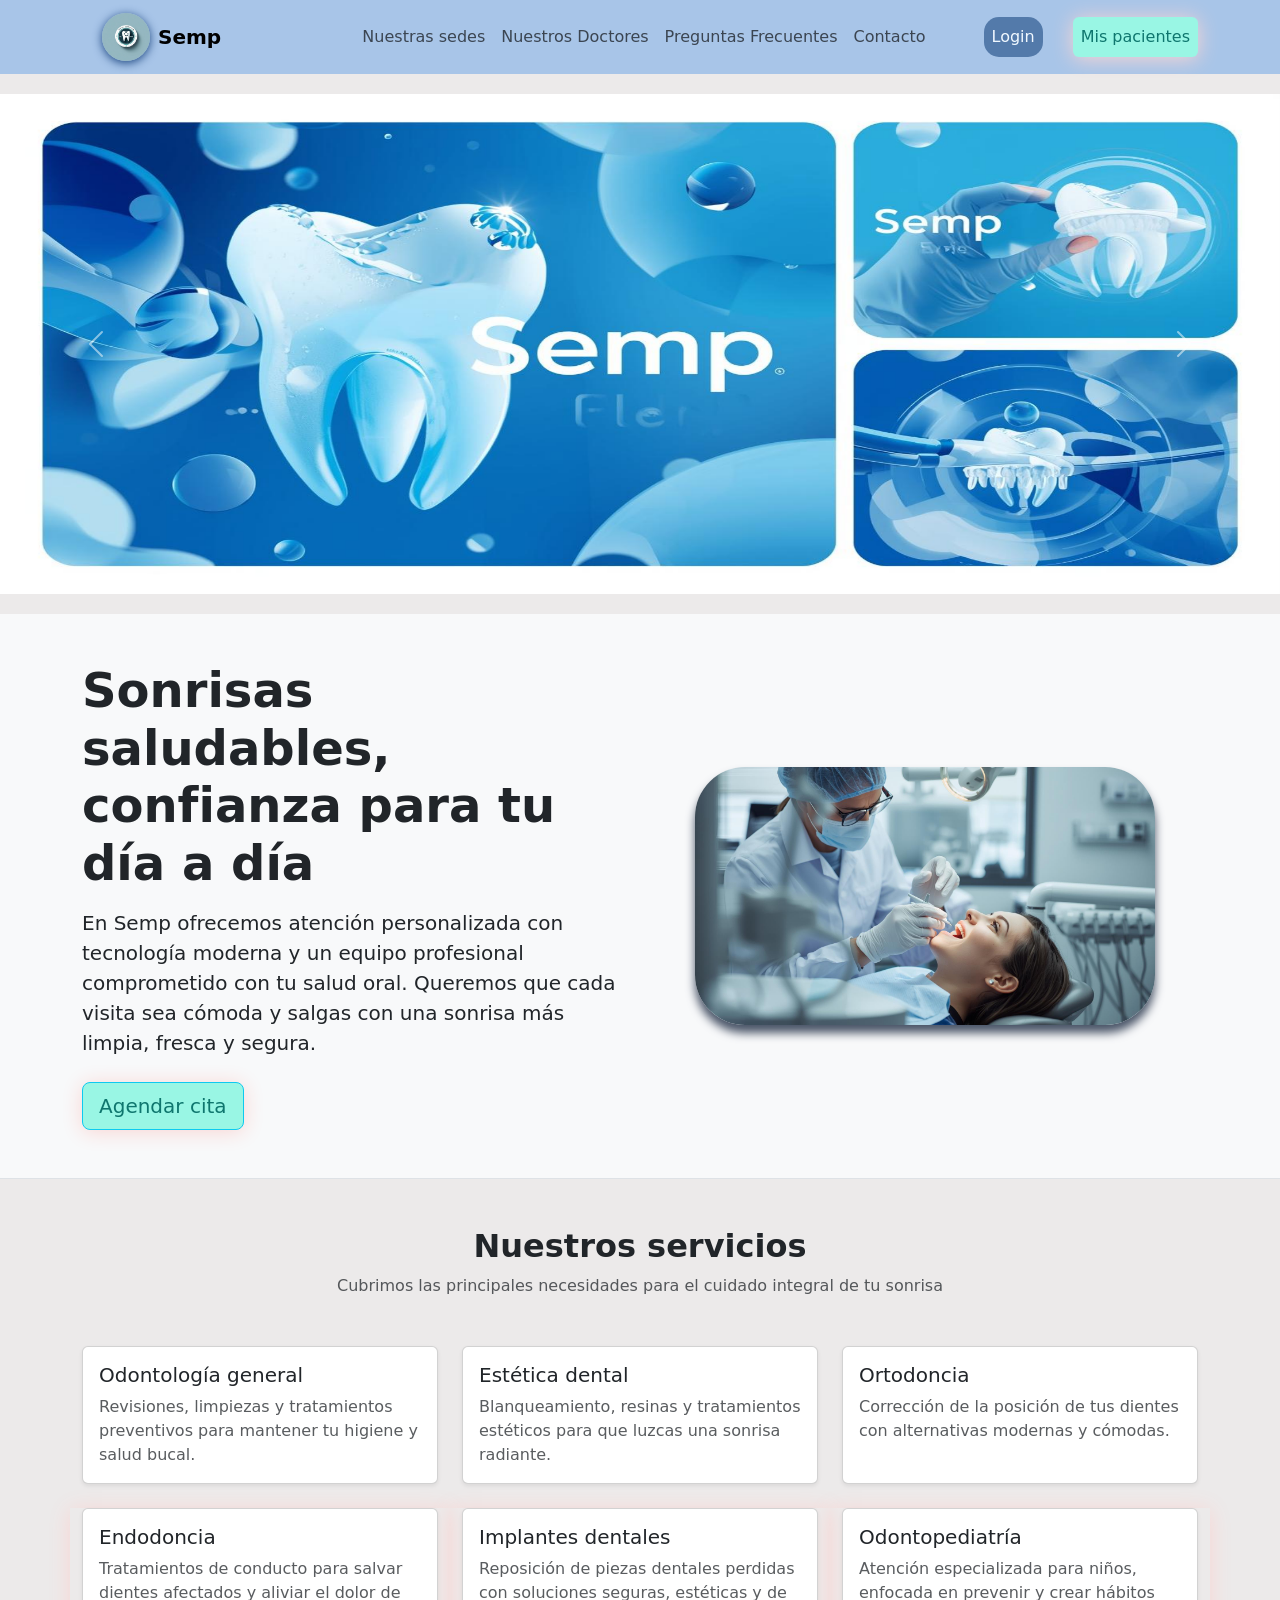
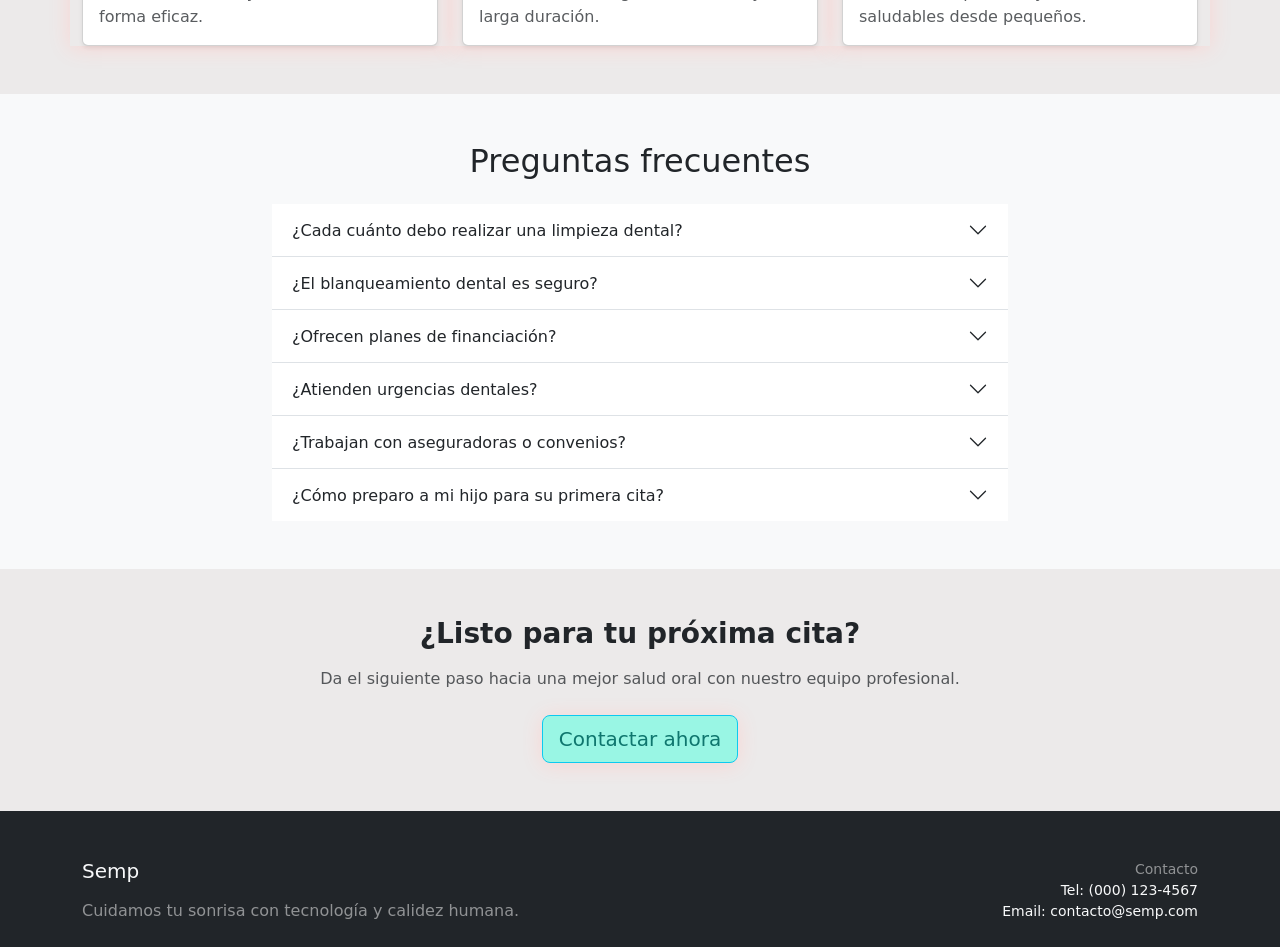
<file: app/View/Index_doctor.html>
<!DOCTYPE html>
<html lang="es">

<head>
    <meta charset="UTF-8" />
    <meta name="viewport" content="width=device-width, initial-scale=1" />
    <title>Inicio | Semp</title>

    <link href="https://cdn.jsdelivr.net/npm/bootstrap@5.3.8/dist/css/bootstrap.min.css" rel="stylesheet"
        integrity="sha384-sRIl4kxILFvY47J16cr9ZwB07vP4J8+LH7qKQnuqkuIAvNWLzeN8tE5YBujZqJLB" crossorigin="anonymous" />
    <link rel="stylesheet" href="../CSS/Index.css" />
</head>

<body>
    <!-- Navbar -->
    <nav class="navbar navbar-expand-lg" id="Barra" name="Barra">
        <div class="container">
            <a class="navbar-brand d-flex align-items-center" href="#">
                <img class="logo me-2" src="../Assets/Logo.png" alt="Semp" width="48" height="48" />
                <span class="fw-semibold">Semp</span>
            </a>
            <button class="navbar-toggler" type="button" data-bs-toggle="collapse"
                data-bs-target="#navbarSupportedContent" aria-controls="navbarSupportedContent" aria-expanded="false"
                aria-label="Toggle navigation">
                <span class="navbar-toggler-icon"></span>
            </button>

            <div class="collapse navbar-collapse" id="navbarSupportedContent">
                <ul class="navbar-nav ms-auto mb-2 mb-lg-0">
                    <li class="nav-item">
                        <a class="nav-link foc_hover" href="Sedes.html">Nuestras sedes</a>
                    </li>
                    <li class="nav-item">
                        <a class="nav-link foc_hover" href="Doctores.html">Nuestros Doctores</a>
                    </li>
                    <li class="nav-item">
                        <a class="nav-link foc_hover" href="#acordeon">Preguntas Frecuentes</a>
                    </li>
                    <li class="nav-item">
                        <a class="nav-link foc_hover" href="#contacto">Contacto</a>
                    </li>
                    <div>
                        <li class="nav-item">
                            <a class="nav-link sp_login" href="../View/Login.html">Login</a>
                        </li>
                    </div>
                    <li>
                        <a class="nav-link btn btn-info color Sombra" href="Mis_pacientes.html">Mis pacientes</a>
                    </li>

                </ul>
            </div>
        </div>
    </nav>
    <!-- Carrusel -->
    <div id="carouselExampleAutoplaying" class="carousel slide Margen" data-bs-ride="carousel">
        <div class="carousel-inner">
            <div class="carousel-item active">
                <img src="../Assets/Foto carrusel 1.jpg" class="d-block w-100" alt="..." width="500px" height="500px">
            </div>
            <div class="carousel-item">
                <img src="../Assets/Foto carrusel 2.jpg" class="d-block w-100" alt="..." width="500px" height="500px">
            </div>
            <div class="carousel-item">
                <img src="../Assets/Foto carrusel 3.jpg" class="d-block w-100" alt="..." width="500px" height="500px">
            </div>
        </div>
        <button class="carousel-control-prev" type="button" data-bs-target="#carouselExampleAutoplaying"
            data-bs-slide="prev">
            <span class="carousel-control-prev-icon" aria-hidden="true"></span>
            <span class="visually-hidden">Previous</span>
        </button>
        <button class="carousel-control-next" type="button" data-bs-target="#carouselExampleAutoplaying"
            data-bs-slide="next">
            <span class="carousel-control-next-icon" aria-hidden="true"></span>
            <span class="visually-hidden">Next</span>
        </button>
    </div>
    <!-- Hero -->
    <section class="py-5 bg-light border-bottom">
        <div class="container">
            <div class="row align-items-center g-4">
                <div class="col-12 col-md-6">
                    <h1 class="display-5 fw-bold mb-3">Sonrisas saludables, confianza para tu día a día</h1>
                    <p class="lead mb-4">En <strong>Semp</strong> ofrecemos atención personalizada con tecnología
                        moderna y un equipo
                        profesional comprometido con tu salud oral. Queremos que cada visita sea cómoda y salgas con una
                        sonrisa más limpia, fresca y segura.</p>
                    <div class="d-flex gap-3">
                        <a href="#contacto" class="btn btn-info color Sombra btn-lg">Agendar cita</a>
                    </div>
                </div>
                <div class="col-12 col-md-6 text-center">
                    <img src="../Assets/imagen texto principal.jpg" alt="Logo Semp" class="img-fluid img_central"
                        style="max-width: 460px;" />
                </div>
            </div>
        </div>
    </section>

    <!-- Servicios / Features -->
    <section id="servicios" class="py-5">
        <div class="container">
            <div class="text-center mb-5">
                <h2 class="fw-bold">Nuestros servicios</h2>
                <p class="text-muted mb-0">Cubrimos las principales necesidades para el cuidado integral de tu sonrisa
                </p>
            </div>
            <div class="row g-4">
                <div class="col-12 col-md-6 col-lg-4">
                    <div class="card h-100 shadow-sm">
                        <div class="card-body">
                            <h5 class="card-title">Odontología general</h5>
                            <p class="card-text text-muted">Revisiones, limpiezas y tratamientos preventivos para
                                mantener tu higiene y salud bucal.</p>
                        </div>
                    </div>
                </div>
                <div class="col-12 col-md-6 col-lg-4">
                    <div class="card h-100 shadow-sm">
                        <div class="card-body">
                            <h5 class="card-title">Estética dental</h5>
                            <p class="card-text text-muted">Blanqueamiento, resinas y tratamientos estéticos para que
                                luzcas una sonrisa radiante.</p>
                        </div>
                    </div>
                </div>
                <div class="col-12 col-md-6 col-lg-4">
                    <div class="card h-100 shadow-sm">
                        <div class="card-body">
                            <h5 class="card-title">Ortodoncia</h5>
                            <p class="card-text text-muted">Corrección de la posición de tus dientes con alternativas
                                modernas y cómodas.</p>
                        </div>
                    </div>
                </div>
                <div class="col-12 col-md-6 col-lg-4 Sombra">
                    <div class="card h-100 shadow-sm">
                        <div class="card-body">
                            <h5 class="card-title">Endodoncia</h5>
                            <p class="card-text text-muted">Tratamientos de conducto para salvar dientes afectados y
                                aliviar el dolor de forma eficaz.</p>
                        </div>
                    </div>
                </div>
                <div class="col-12 col-md-6 col-lg-4 Sombra">
                    <div class="card h-100 shadow-sm">
                        <div class="card-body">
                            <h5 class="card-title">Implantes dentales</h5>
                            <p class="card-text text-muted">Reposición de piezas dentales perdidas con soluciones
                                seguras, estéticas y de larga duración.</p>
                        </div>
                    </div>
                </div>
                <div class="col-12 col-md-6 col-lg-4 Sombra">
                    <div class="card h-100 shadow-sm">
                        <div class="card-body">
                            <h5 class="card-title">Odontopediatría</h5>
                            <p class="card-text text-muted">Atención especializada para niños, enfocada en prevenir y
                                crear hábitos saludables desde pequeños.</p>
                        </div>
                    </div>
                </div>
            </div>
        </div>
    </section>

    <!-- Acordeón centrado -->
    <section id="acordeon" class="py-5 bg-body-tertiary">
        <div class="container">
            <h2 class="text-center mb-4">Preguntas frecuentes</h2>
            <div class="row justify-content-center">
                <div class="col-12 col-md-10 col-lg-8">
                    <div class="accordion accordion-flush" id="accordionFlushExample">
                        <div class="accordion-item">
                            <h2 class="accordion-header" id="flush-headingOne">
                                <button class="accordion-button collapsed" type="button" data-bs-toggle="collapse"
                                    data-bs-target="#flush-collapseOne" aria-expanded="false"
                                    aria-controls="flush-collapseOne">
                                    ¿Cada cuánto debo realizar una limpieza dental?
                                </button>
                            </h2>
                            <div id="flush-collapseOne" class="accordion-collapse collapse"
                                aria-labelledby="flush-headingOne" data-bs-parent="#accordionFlushExample">
                                <div class="accordion-body">Generalmente se recomienda una limpieza cada 6 meses, aunque
                                    puede variar según tus necesidades específicas.</div>
                            </div>
                        </div>
                        <div class="accordion-item">
                            <h2 class="accordion-header" id="flush-headingTwo">
                                <button class="accordion-button collapsed" type="button" data-bs-toggle="collapse"
                                    data-bs-target="#flush-collapseTwo" aria-expanded="false"
                                    aria-controls="flush-collapseTwo">
                                    ¿El blanqueamiento dental es seguro?
                                </button>
                            </h2>
                            <div id="flush-collapseTwo" class="accordion-collapse collapse"
                                aria-labelledby="flush-headingTwo" data-bs-parent="#accordionFlushExample">
                                <div class="accordion-body">Sí, cuando es realizado por profesionales y con los cuidados
                                    adecuados, es un procedimiento seguro y eficaz.</div>
                            </div>
                        </div>
                        <div class="accordion-item">
                            <h2 class="accordion-header" id="flush-headingThree">
                                <button class="accordion-button collapsed" type="button" data-bs-toggle="collapse"
                                    data-bs-target="#flush-collapseThree" aria-expanded="false"
                                    aria-controls="flush-collapseThree">
                                    ¿Ofrecen planes de financiación?
                                </button>
                            </h2>
                            <div id="flush-collapseThree" class="accordion-collapse collapse"
                                aria-labelledby="flush-headingThree" data-bs-parent="#accordionFlushExample">
                                <div class="accordion-body">Contamos con opciones flexibles de pago para que puedas
                                    acceder a nuestros tratamientos sin preocupaciones.</div>
                            </div>
                        </div>
                        <div class="accordion-item">
                            <h2 class="accordion-header" id="flush-headingFour">
                                <button class="accordion-button collapsed" type="button" data-bs-toggle="collapse"
                                    data-bs-target="#flush-collapseFour" aria-expanded="false"
                                    aria-controls="flush-collapseFour">
                                    ¿Atienden urgencias dentales?
                                </button>
                            </h2>
                            <div id="flush-collapseFour" class="accordion-collapse collapse Transicion"
                                aria-labelledby="flush-headingFour" data-bs-parent="#accordionFlushExample">
                                <div class="accordion-body">Sí, contamos con atención para urgencias como dolor agudo,
                                    fracturas o infecciones. Contáctanos para orientación inmediata.</div>
                            </div>
                        </div>
                        <div class="accordion-item">
                            <h2 class="accordion-header" id="flush-headingFive">
                                <button class="accordion-button collapsed" type="button" data-bs-toggle="collapse"
                                    data-bs-target="#flush-collapseFive" aria-expanded="false"
                                    aria-controls="flush-collapseFive">
                                    ¿Trabajan con aseguradoras o convenios?
                                </button>
                            </h2>
                            <div id="flush-collapseFive" class="accordion-collapse collapse Transicion"
                                aria-labelledby="flush-headingFive" data-bs-parent="#accordionFlushExample">
                                <div class="accordion-body">Manejamos convenios y alternativas de pago. Consulta las
                                    opciones disponibles según tu cobertura.</div>
                            </div>
                        </div>
                        <div class="accordion-item">
                            <h2 class="accordion-header" id="flush-headingSix">
                                <button class="accordion-button collapsed" type="button" data-bs-toggle="collapse"
                                    data-bs-target="#flush-collapseSix" aria-expanded="false"
                                    aria-controls="flush-collapseSix">
                                    ¿Cómo preparo a mi hijo para su primera cita?
                                </button>
                            </h2>
                            <div id="flush-collapseSix" class="accordion-collapse collapse Transicion"
                                aria-labelledby="flush-headingSix" data-bs-parent="#accordionFlushExample">
                                <div class="accordion-body">Explícale de forma positiva, evita transmitir miedos y llega
                                    unos minutos antes para que se familiarice con el entorno.</div>
                            </div>
                        </div>
                    </div>
                </div>
            </div>
        </div>
    </section>

    <!-- CTA simple -->
    <section class="py-5 text-center">
        <div class="container">
            <h3 class="fw-semibold mb-3">¿Listo para tu próxima cita?</h3>
            <p class="text-muted mb-4">Da el siguiente paso hacia una mejor salud oral con nuestro equipo profesional.
            </p>
            <a href="#contacto" class="btn btn-info color Sombra btn-lg">Contactar ahora</a>
        </div>
    </section>

    <!-- Footer / Contacto -->
    <footer id="contacto" class="pt-5 pb-4 bg-dark text-light">
        <div class="container">
            <div class="row g-4">
                <div class="col-12 col-md-6">
                    <h5 class="mb-3">Semp</h5>
                    <p class="text-white-50 mb-0">Cuidamos tu sonrisa con tecnología y calidez humana.</p>
                </div>
                <div class="col-12 col-md-6 text-md-end">
                    <div class="small text-white-50">Contacto</div>
                    <div class="small">Tel: (000) 123-4567</div>
                    <div class="small">Email: contacto@semp.com</div>
                </div>
            </div>
        </div>
    </footer>

    <script src="https://cdn.jsdelivr.net/npm/bootstrap@5.3.8/dist/js/bootstrap.bundle.min.js"
        integrity="sha384-FKyoEForCGlyvwx9Hj09JcYn3nv7wiPVlz7YYwJrWVcXK/BmnVDxM+D2scQbITxI"
        crossorigin="anonymous"></script>
</body>

</html>
</file>
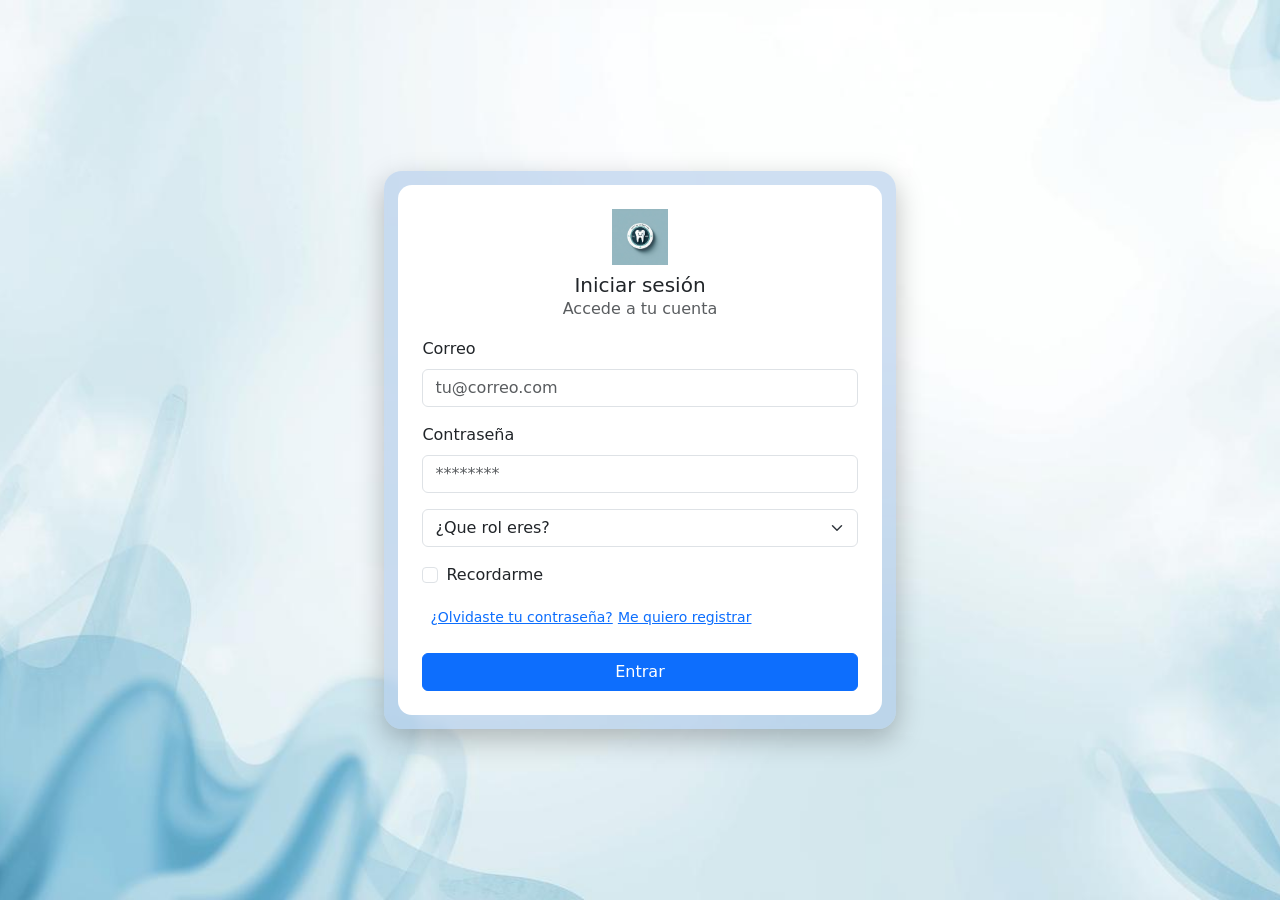
<file: app/View/Login.html>
<!DOCTYPE html>
<html lang="es">

<head>
    <meta charset="UTF-8">
    <meta name="viewport" content="width=device-width, initial-scale=1.0">
    <title>Login</title>
    <link href="https://cdn.jsdelivr.net/npm/bootstrap@5.3.8/dist/css/bootstrap.min.css" rel="stylesheet"
        integrity="sha384-sRIl4kxILFvY47J16cr9ZwB07vP4J8+LH7qKQnuqkuIAvNWLzeN8tE5YBujZqJLB" crossorigin="anonymous" />
    <link rel="stylesheet" href="../CSS/login.css" />
</head>

<body class="login-bg">
    <div class="login-wrap">
        <div class="login-card">
            <div class="login-header text-center mb-3">
                <img src="../Assets/Logo.png" alt="Logo" />
                <h1 class="mt-2 mb-0">Iniciar sesión</h1>
                <p class="text-muted">Accede a tu cuenta</p>
            </div>
            <form action="#" method="post" autocomplete="off" id="Login_form">
                <div class="mb-3">
                    <label for="email" class="form-label">Correo</label>
                    <input type="email" class="form-control" id="email" name="email" placeholder="tu@correo.com"
                        required>
                </div>
                <div class="mb-3">
                    <label for="password" class="form-label">Contraseña</label>
                    <input type="password" class="form-control" id="password" name="password" placeholder="********"
                        required>
                </div>
                <div class="mb-3">
                    <select class="form-select" aria-label="Default select example" id="Rol" name="Rol" required>
                        <option selected>¿Que rol eres?</option>
                        <option value="1">Usuario</option>
                        <option value="2">Doctor</option>
                        <option value="3">Administrador</option>
                    </select>
                </div>
                <div class="d-flex justify-content-between align-items-center mb-3">
                    <div class="form-check">
                        <input class="form-check-input" type="checkbox" value="" id="remember">
                        <label class="form-check-label" for="remember">Recordarme</label>
                    </div>

                </div>
                <div class="align-items-center mb-4 px-2">
                    <a href="#" class="small">¿Olvidaste tu contraseña?</a>
                    <a href="../View/registro_usuarios.html" class="small">Me quiero registrar</a>
                </div>
                <button type="submit" class="btn btn-primary w-100" name="Btn_login" id="Btn_login">Entrar</button>
            </form>
        </div>
    </div>

    <script src="https://code.jquery.com/jquery-3.7.1.js"
        integrity="sha256-eKhayi8LEQwp4NKxN+CfCh+3qOVUtJn3QNZ0TciWLP4=" crossorigin="anonymous">
        </script>
    <script src="../JS/Validacion_login.js"></script>
    <script src="https://cdn.jsdelivr.net/npm/bootstrap@5.0.2/dist/js/bootstrap.bundle.min.js"></script>
</body>

</html>
</file>
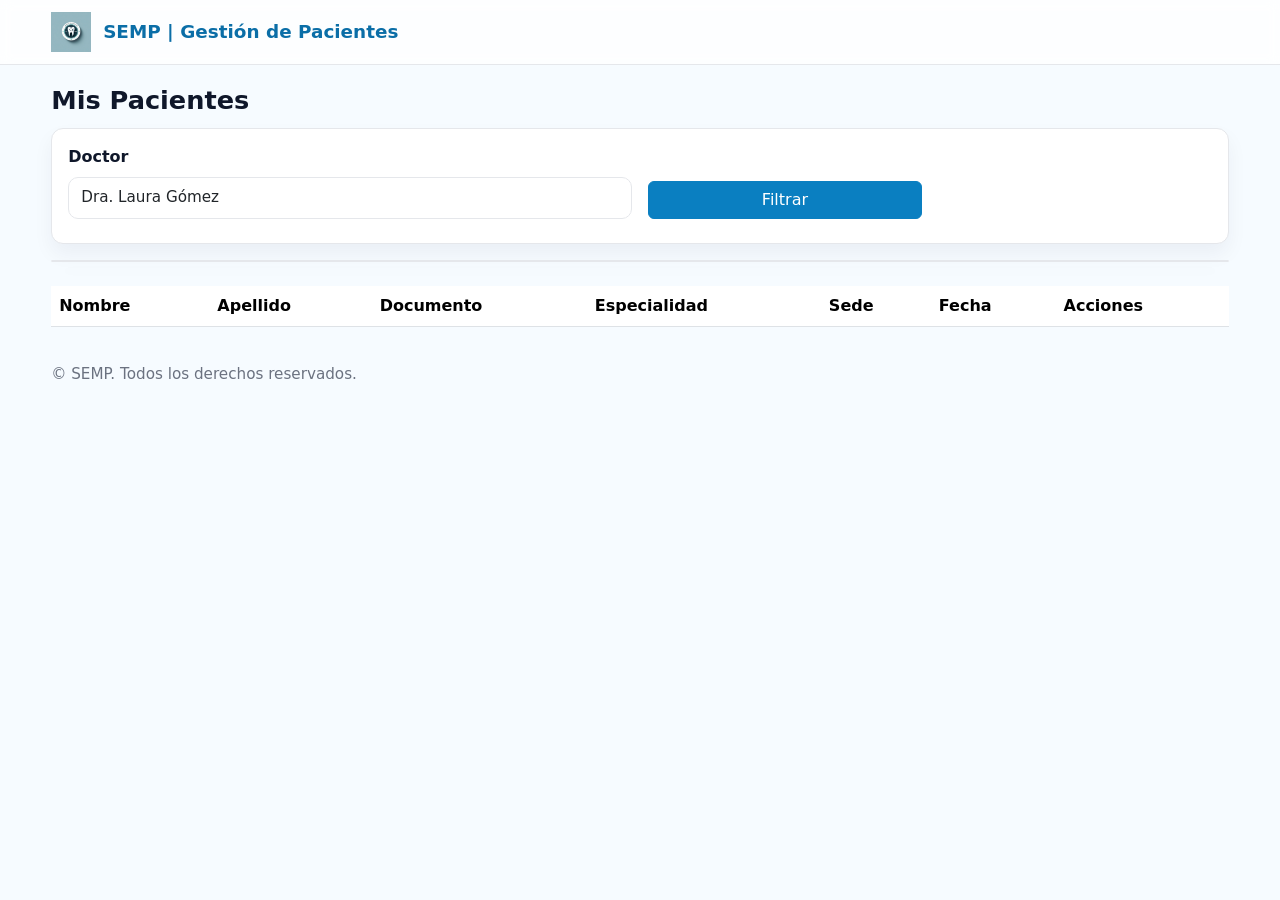
<file: app/View/Mis_pacientes.html>
<!DOCTYPE html>
<html lang="es">

<head>
    <meta charset="UTF-8" />
    <meta name="viewport" content="width=device-width, initial-scale=1.0" />
    <title>Mis Pacientes - SEMP</title>
    <link rel="icon" href="../Assets/Logo.png" />
    <link href="https://cdn.jsdelivr.net/npm/bootstrap@5.3.8/dist/css/bootstrap.min.css" rel="stylesheet"
        integrity="sha384-sRIl4kxILFvY47J16cr9ZwB07vP4J8+LH7qKQnuqkuIAvNWLzeN8tE5YBujZqJLB" crossorigin="anonymous" />
    <link rel="stylesheet" href="../CSS/Mis_pacientes.css" />
</head>

<body>
    <header class="site-header">
        <div class="shell">
            <div class="brand">
                <img src="../Assets/Logo.png" alt="SEMP" />
                <h1>SEMP | Gestión de Pacientes</h1>
            </div>
        </div>
    </header>

    <main class="shell">
        <div class="page-title">
            <h2>Mis Pacientes</h2>
        </div>

        <!-- Formulario en una sola fila con 6 columnas -->
        <section class="table-card">
            <form class="p-3" name="Formulario_busqueda" id="Formulario_busqueda" method="post" action="#">
                <!-- Fila de búsqueda por doctor dentro del formulario -->
                <div class="row g-3 align-items-end mb-2">
                    <div class="col-12 col-md-6">
                        <div class="form-group w-100">
                            <label for="Select_doc" class="form-label">Doctor</label>
                            <select id="Select_doc" name="Select_doc" class="form-control">
                                <option value="Dra. Laura Gómez">Dra. Laura Gómez</option>
                                <option value="Dr. Andrés Castaño">Dr. Andrés Castaño</option>
                                <option value="Dr. David Ruiz">Dr. David Ruiz</option>
                                <option value="Dr. Leonardo Lopez">Dr. Leonardo Lopez</option>
                                <option value="Dra. Sofía Mejía">Dra. Sofía Mejía</option>
                            </select>
                        </div>
                    </div>
                    <div class="col-12 col-md-3">
                        <button id="btn_filtrar" name="btn_filtrar" type="submit"
                            class="btn btn-primary w-100">Filtrar</button>
                    </div>
                </div>
            </form>
        </section>

        <section class="table-card mt-3">
            <form class="p-3" name="Formulario_fecha" id="Formulario_fecha" method="post" action="#">
                <div class="row g-3 align-items-end mb-2">
                    <div class="col-12 col-md-6">
                        <div class="form-group w-100">
                            <label for="fecha" class="form-label">Fecha</label>
                            <input type="date" id="Fecha" name="Fecha" class="form-control" required>
                        </div>
                    </div>
                    <div class="col-12 col-md-3">
                        <button id="Editar_fecha" name="Editar_fecha" type="submit" class="btn btn-primary w-100">Editar</button>
                    </div>
                </div>
            </form>
        </section>

        <section class="mt-4 table-responsive">
            <table class="table table-striped">
                <thead>
                    <tr>
                        <th>Nombre</th>
                        <th>Apellido</th>
                        <th>Documento</th>
                        <th>Especialidad</th>
                        <th>Sede</th>
                        <th>Fecha</th>
                        <th>Acciones</th>
                    </tr>
                </thead>
                <tbody id="Tabla_pacientes" ></tbody>
            </table>
        </section>
    </main>

    <footer class="shell">
        © <span id="year"></span> SEMP. Todos los derechos reservados.
    </footer>


    <script src="https://code.jquery.com/jquery-3.7.1.js"
        integrity="sha256-eKhayi8LEQwp4NKxN+CfCh+3qOVUtJn3QNZ0TciWLP4=" crossorigin="anonymous">
        </script>
    <script src="../JS/Mis_pacientes.js"></script>
    <script src="https://cdn.jsdelivr.net/npm/bootstrap@5.0.2/dist/js/bootstrap.bundle.min.js"></script>
</body>

</html>
</file>
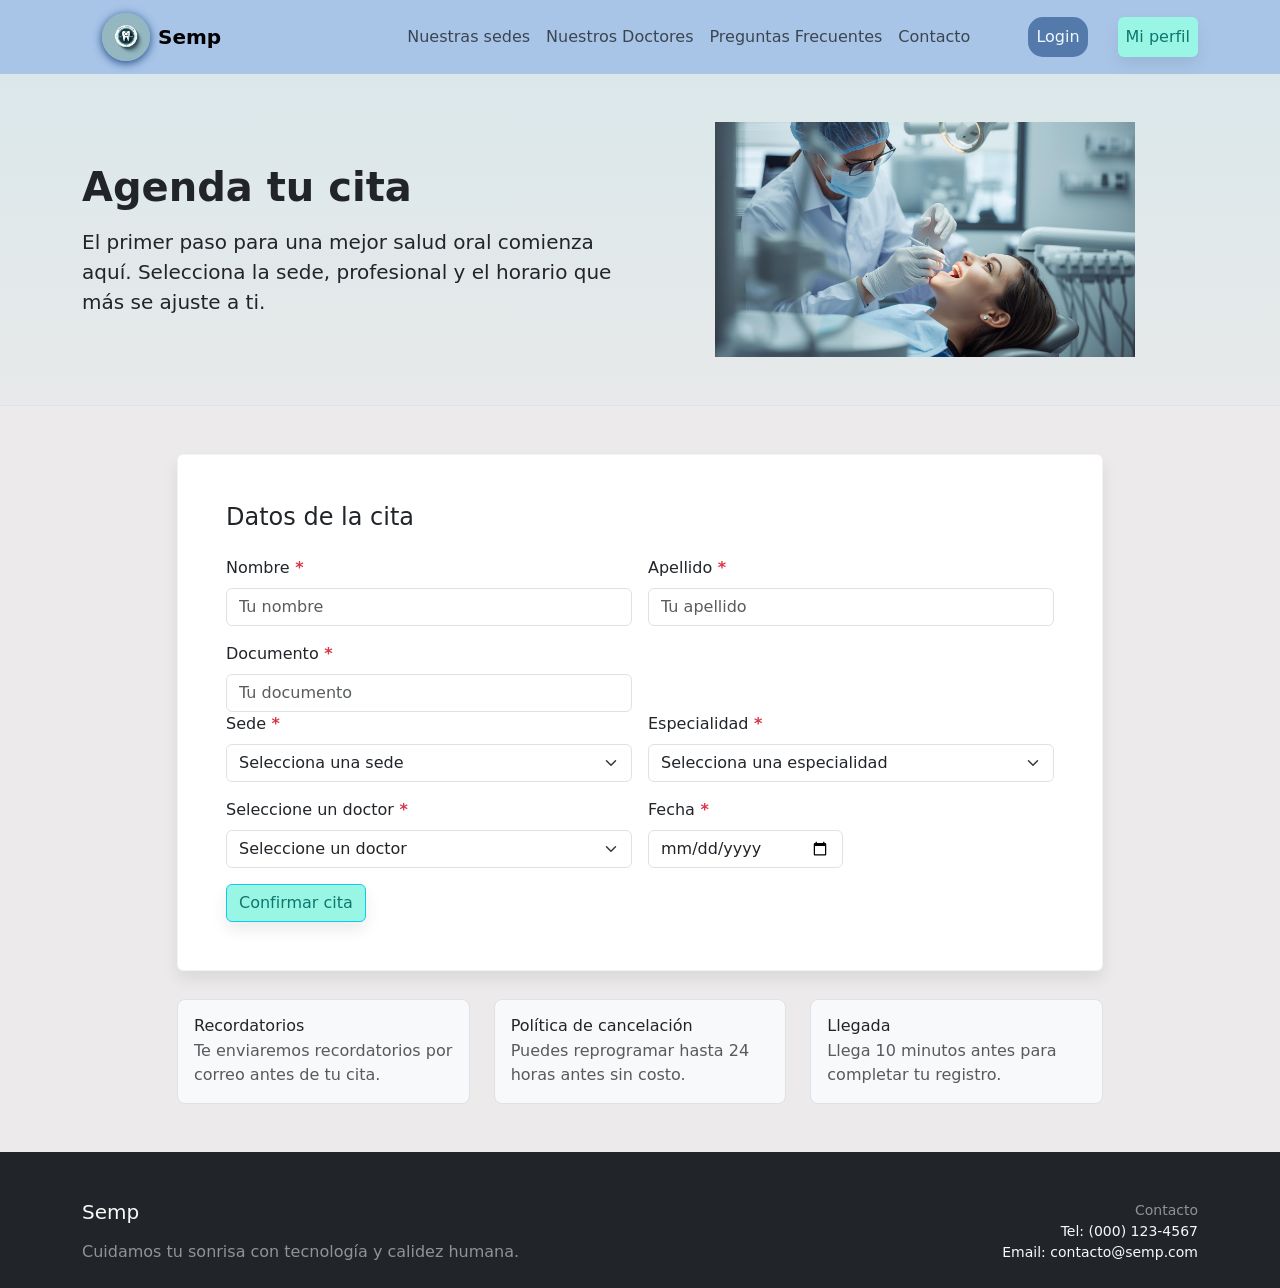
<file: app/View/programar _cita.html>
<!DOCTYPE html>
<html lang="es">

<head>
    <meta charset="UTF-8" />
    <meta name="viewport" content="width=device-width, initial-scale=1" />
    <title>Agendar cita | Semp</title>

    <link href="https://cdn.jsdelivr.net/npm/bootstrap@5.3.8/dist/css/bootstrap.min.css" rel="stylesheet"
        integrity="sha384-sRIl4kxILFvY47J16cr9ZwB07vP4J8+LH7qKQnuqkuIAvNWLzeN8tE5YBujZqJLB" crossorigin="anonymous" />
    <link rel="stylesheet" href="../CSS/programar_cita.css" />
</head>

<body>
    <!-- Navbar -->
    <nav class="navbar navbar-expand-lg" id="Barra" name="Barra">
        <div class="container">
            <a class="navbar-brand d-flex align-items-center" href="Index.html">
                <img class="logo me-2" src="../Assets/Logo.png" alt="Semp" width="48" height="48" />
                <span class="fw-semibold">Semp</span>
            </a>
            <button class="navbar-toggler" type="button" data-bs-toggle="collapse"
                data-bs-target="#navbarSupportedContent" aria-controls="navbarSupportedContent" aria-expanded="false"
                aria-label="Toggle navigation">
                <span class="navbar-toggler-icon"></span>
            </button>

            <div class="collapse navbar-collapse" id="navbarSupportedContent">
                <ul class="navbar-nav ms-auto mb-2 mb-lg-0">
                    <li class="nav-item">
                        <a class="nav-link foc_hover" href="Sedes.html">Nuestras sedes</a>
                    </li>
                    <li class="nav-item">
                        <a class="nav-link foc_hover" href="Doctores.html">Nuestros Doctores</a>
                    </li>
                    <li class="nav-item">
                        <a class="nav-link foc_hover" href="Index.html#acordeon">Preguntas Frecuentes</a>
                    </li>
                    <li class="nav-item">
                        <a class="nav-link foc_hover" href="#contacto">Contacto</a>
                    </li>
                    <div>
                        <li class="nav-item">
                            <a class="nav-link sp_login" href="../View/Login.html">Login</a>
                        </li>
                    </div>
                    <li>
                        <a class="nav-link btn btn-info color Sombra" href="#">Mi perfil</a>
                    </li>

                </ul>
            </div>
        </div>
    </nav>

    <!-- Hero -->
    <section class="py-5 hero-agenda border-bottom">
        <div class="container">
            <div class="row align-items-center g-4">
                <div class="col-12 col-lg-6">
                    <h1 class="display-6 fw-bold mb-3">Agenda tu cita</h1>
                    <p class="lead mb-0">El primer paso para una mejor salud oral comienza aquí. Selecciona la sede,
                        profesional y el horario que más se ajuste a ti.</p>
                </div>
                <div class="col-12 col-lg-6 text-center">
                    <img src="../Assets/imagen texto principal.jpg" alt="Atención Semp" class="img-fluid"
                        style="max-width: 420px;" />
                </div>
            </div>
        </div>
    </section>

    <!-- Formulario de agendación -->
    <section class="py-5">
        <div class="container">
            <div class="row justify-content-center">
                <div class="col-12 col-lg-10">
                    <div class="card card-form Sombra">
                        <div class="card-body p-4 p-md-5">
                            <h2 class="h4 mb-4">Datos de la cita</h2>
                            <form id="form-agendar" novalidate>
                                <div class="row g-3">
                                    <div class="col-12 col-md-6">
                                        <label for="Nombre" class="form-label required">Nombre</label>
                                        <input type="text" name="Nombre" id="Nombre" class="form-control" placeholder="Tu nombre "
                                            required>
                                        <div class="invalid-feedback">Por favor ingresa tu nombre.</div>
                                    </div>
                                    <div class="col-12 col-md-6">
                                        <label for="Apellido" class="form-label required">Apellido</label>
                                        <input type="text" name="Apellido" id="Apellido" class="form-control" placeholder="Tu apellido"
                                            required>
                                        <div class="invalid-feedback">Por favor ingresa tu apellido.</div>
                                    </div>
                                        <div class="col-12 col-md-6">
                                            <label for="Documento" class="form-label required">Documento</label>
                                            <input type="email" name="Documento" id="Documento" class="form-control"
                                                placeholder="Tu documento" required>
                                            <div class="invalid-feedback">Por favor ingresa tu documento.</div>
                                        </div>
                                    </div>
                                    <div class="row g-3">
                                        <div class="col-12 col-md-6">
                                            <label for="sede" class="form-label required">Sede</label>
                                            <select name="Sede" id="sede" class="form-select" required>
                                                <option value="" selected disabled>Selecciona una sede</option>
                                                <option>Pereira-Centro</option>
                                                <option>Pereira-Pinares</option>
                                                <option>manizales-Chipre</option>
                                            </select>
                                            <div class="invalid-feedback">Selecciona una sede.</div>
                                        </div>

                                        <div class="col-12 col-md-6">
                                            <label for="especialidad" class="form-label required">Especialidad</label>
                                            <select name="Especialidad" id="especialidad" class="form-select" required>
                                                <option value="" selected disabled>Selecciona una especialidad
                                                </option>
                                                <option>Odontología general</option>
                                                <option>Ortodoncia</option>
                                                <option>Endodoncia</option>
                                                <option>Estética dental</option>
                                            </select>
                                            <div class="invalid-feedback">Selecciona una especialidad.</div>
                                        </div>

                                        <div class="col-12 col-md-6">
                                            <label for="doctor" class="form-label required">Seleccione un doctor</label>
                                            <select name="Doctor" id="Doctor" class="form-select" required>
                                                <option value="" selected disabled>Seleccione un doctor
                                                </option>
                                                <option>Dra. Laura Gómez</option>
                                                <option>Dr. Andrés Castaño</option>
                                                <option>Dr. David Ruiz</option>
                                                <option>Dr. Leonardo Lopez</option>
                                                <option>Dra. Sofía Mejía</option>
                                            </select>
                                            <div class="invalid-feedback">Selecciona un doctor.</div>
                                        </div>

                                        <div class="col-12 col-md-3">
                                            <label for="fecha" class="form-label required">Fecha</label>
                                            <input type="date" name="Fecha" id="fecha" class="form-control" required>
                                            <div class="invalid-feedback">Selecciona una fecha válida.</div>
                                        </div>

                                        <div class="col-12 d-flex gap-3 mt-3">
                                            <button type="submit" class="btn btn-info color Sombra">Confirmar
                                                cita</button>
                                        </div>
                                    </div>
                            </form>
                        </div>
                    </div>

                    <!-- Info adicional -->
                    <div class="row g-4 mt-1">
                        <div class="col-12 col-md-4">
                            <div class="p-3 bg-light rounded-3 h-100 border">
                                <h6 class="mb-1">Recordatorios</h6>
                                <p class="mb-0 text-muted">Te enviaremos recordatorios por correo antes de tu cita.</p>
                            </div>
                        </div>
                        <div class="col-12 col-md-4">
                            <div class="p-3 bg-light rounded-3 h-100 border">
                                <h6 class="mb-1">Política de cancelación</h6>
                                <p class="mb-0 text-muted">Puedes reprogramar hasta 24 horas antes sin costo.</p>
                            </div>
                        </div>
                        <div class="col-12 col-md-4">
                            <div class="p-3 bg-light rounded-3 h-100 border">
                                <h6 class="mb-1">Llegada</h6>
                                <p class="mb-0 text-muted">Llega 10 minutos antes para completar tu registro.</p>
                            </div>
                        </div>
                    </div>

                </div>
            </div>
        </div>
    </section>

    <!-- Footer / Contacto -->
    <footer id="contacto" class="pt-5 pb-4 bg-dark text-light">
        <div class="container">
            <div class="row g-4">
                <div class="col-12 col-md-6">
                    <h5 class="mb-3">Semp</h5>
                    <p class="text-white-50 mb-0">Cuidamos tu sonrisa con tecnología y calidez humana.</p>
                </div>
                <div class="col-12 col-md-6 text-md-end">
                    <div class="small text-white-50">Contacto</div>
                    <div class="small">Tel: (000) 123-4567</div>
                    <div class="small">Email: contacto@semp.com</div>
                </div>
            </div>
        </div>
    </footer>

    <script src="https://code.jquery.com/jquery-3.7.1.js"
        integrity="sha256-eKhayi8LEQwp4NKxN+CfCh+3qOVUtJn3QNZ0TciWLP4=" crossorigin="anonymous"></script>
    <script src="https://cdn.jsdelivr.net/npm/bootstrap@5.3.8/dist/js/bootstrap.bundle.min.js"
        integrity="sha384-FKyoEForCGlyvwx9Hj09JcYn3nv7wiPVlz7YYwJrWVcXK/BmnVDxM+D2scQbITxI"
        crossorigin="anonymous"></script>

    <script src="https://cdn.jsdelivr.net/npm/bootstrap@5.3.8/dist/js/bootstrap.bundle.min.js"
        integrity="sha384-FKyoEForCGlyvwx9Hj09JcYn3nv7wiPVlz7YYwJrWVcXK/BmnVDxM+D2scQbITxI"
        crossorigin="anonymous"></script>

    <script src="../../app/JS/Registro_cita.js"></script>
</body>

</html>
</file>
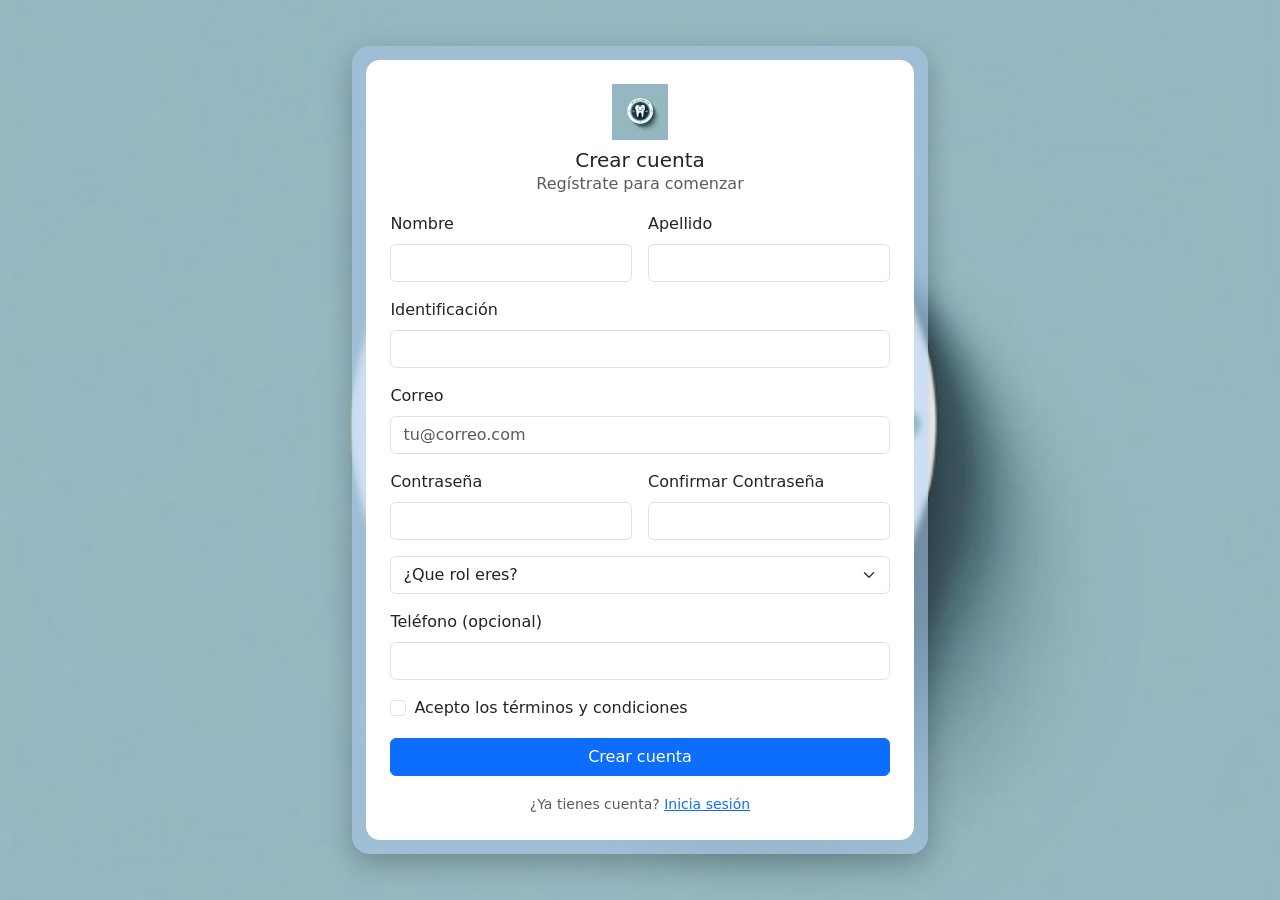
<file: app/View/registro_usuarios.html>
<!DOCTYPE html>
<html lang="es">

<head>
    <meta charset="UTF-8" />
    <meta name="viewport" content="width=device-width, initial-scale=1.0" />
    <title>Registro de Usuario</title>
    <link href="https://cdn.jsdelivr.net/npm/bootstrap@5.3.8/dist/css/bootstrap.min.css" rel="stylesheet"
        integrity="sha384-sRIl4kxILFvY47J16cr9ZwB07vP4J8+LH7qKQnuqkuIAvNWLzeN8tE5YBujZqJLB" crossorigin="anonymous" />
    <link rel="stylesheet" href="../CSS/Registro_usuarios.css" />
</head>

<body class="register-bg">
    <div class="reg-wrap">
        <div class="reg-card">
            <div class="reg-header text-center mb-3">
                <img src="../Assets/Logo.png" alt="Logo" />
                <h1 class="mt-2 mb-0">Crear cuenta</h1>
                <p class="text-muted">Regístrate para comenzar</p>
            </div>

            <form action="#" method="post" autocomplete="off" id="Registro_usuario">
                <div class="row g-3">
                    <div class="col-sm-6">
                        <label for="nombre" class="form-label">Nombre</label>
                        <input type="text" class="form-control" id="Nombre" name="Nombre" required />
                    </div>

                    <div class="col-sm-6">
                        <label for="apellido" class="form-label">Apellido</label>
                        <input type="text" class="form-control" id="Apellido" name="Apellido" required />
                    </div>

                    <div class="col-12">
                        <label for="identificacion" class="form-label">Identificación</label>
                        <input type="number" class="form-control" id="Identificacion" name="Identificacion" required />
                    </div>

                    <div class="col-12">
                        <label for="email" class="form-label">Correo</label>
                        <input type="email" class="form-control" id="Email" name="Email" placeholder="tu@correo.com"
                            required />
                    </div>

                    <div class="col-sm-6">
                        <label for="password" class="form-label">Contraseña</label>
                        <input type="password" class="form-control" id="Password" name="Password" required />
                    </div>
                    <div class="col-sm-6">
                        <label for="password2" class="form-label">Confirmar Contraseña</label>
                        <input type="password" class="form-control" id="password2" name="password2" required />
                    </div>
                    <div class="col-12">
                        <select class="form-select" aria-label="Default select example" id="Rol" name="Rol" required>
                            <option selected>¿Que rol eres?</option>
                            <option value="1">Usuario</option>
                            <option value="2">Doctor</option>
                            <option value="3">Administrador</option>
                        </select>
                    </div>
                    <div class="col-12">
                        <label for="telefono" class="form-label">Teléfono (opcional)</label>
                        <input type="tel" class="form-control" id="Telefono" name="Telefono" />
                    </div>

                    <div class="col-12">
                        <div class="form-check">
                            <input class="form-check-input" type="checkbox" value="1" id="terminos" required />
                            <label class="form-check-label" for="terminos">
                                Acepto los términos y condiciones
                            </label>
                        </div>
                    </div>
                </div>

                <div class="d-grid mt-3">
                    <button type="submit" class="btn btn-primary">Crear cuenta</button>
                </div>

                <div class="text-center mt-3">
                    <small class="text-muted">¿Ya tienes cuenta? <a href="Login.html">Inicia sesión</a></small>
                </div>
            </form>
        </div>
    </div>
    </div>


    <script src="https://code.jquery.com/jquery-3.7.1.js"
        integrity="sha256-eKhayi8LEQwp4NKxN+CfCh+3qOVUtJn3QNZ0TciWLP4=" crossorigin="anonymous">
        </script>
    <script src="../JS/Registro_usuarios.js"></script>
    <script src="https://cdn.jsdelivr.net/npm/bootstrap@5.0.2/dist/js/bootstrap.bundle.min.js"></script>

</body>

</html>
</file>
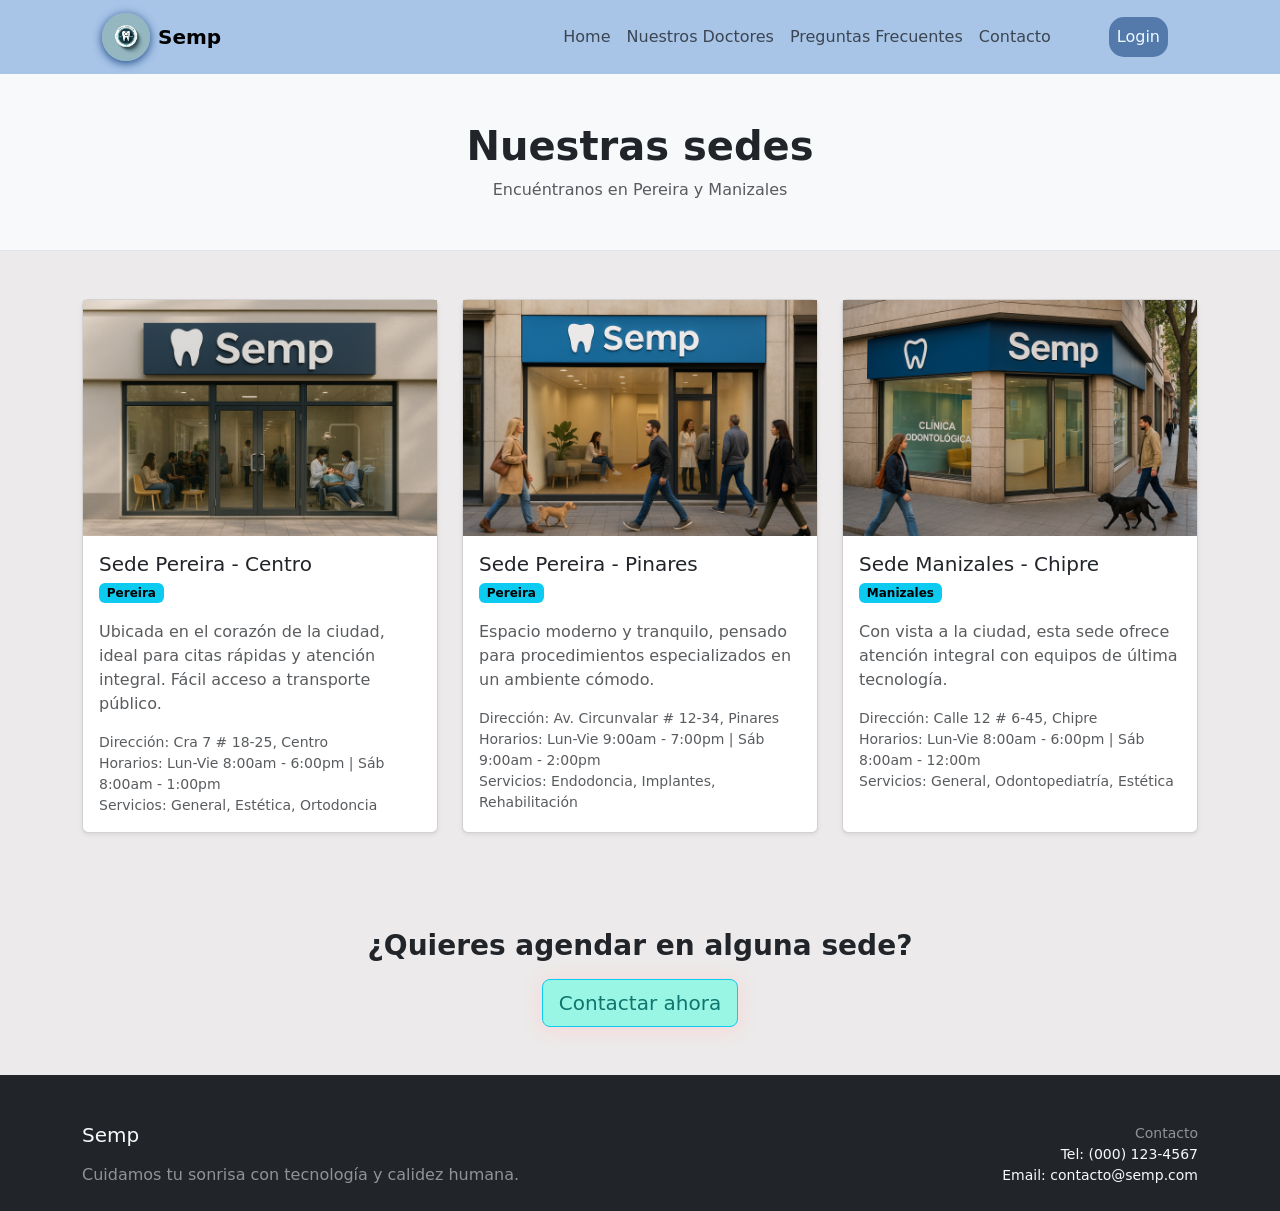
<file: app/View/Sedes.html>
<!DOCTYPE html>
<html lang="es">

<head>
    <meta charset="UTF-8" />
    <meta name="viewport" content="width=device-width, initial-scale=1" />
    <title>Sedes | Semp</title>

    <link href="https://cdn.jsdelivr.net/npm/bootstrap@5.3.8/dist/css/bootstrap.min.css" rel="stylesheet"
        integrity="sha384-sRIl4kxILFvY47J16cr9ZwB07vP4J8+LH7qKQnuqkuIAvNWLzeN8tE5YBujZqJLB" crossorigin="anonymous" />
    <link rel="stylesheet" href="../CSS/Index.css" />
</head>

<body>
    <!-- Navbar -->
    <nav class="navbar navbar-expand-lg" id="Barra" name="Barra">
        <div class="container">
            <a class="navbar-brand d-flex align-items-center" href="./Index.html">
                <img class="logo me-2" src="../Assets/Logo.png" alt="Semp" width="48" height="48" />
                <span class="fw-semibold">Semp</span>
            </a>
            <button class="navbar-toggler" type="button" data-bs-toggle="collapse"
                data-bs-target="#navbarSupportedContent" aria-controls="navbarSupportedContent" aria-expanded="false"
                aria-label="Toggle navigation">
                <span class="navbar-toggler-icon"></span>
            </button>

            <div class="collapse navbar-collapse" id="navbarSupportedContent">
                <ul class="navbar-nav ms-auto mb-2 mb-lg-0">
                    <li class="nav-item">
                        <a class="nav-link foc_hover " aria-current="page" href="./Index.html">Home</a>
                    </li>
                    <li class="nav-item">
                        <a class="nav-link foc_hover" href="./Doctores.html">Nuestros Doctores</a>
                    </li>
                    <li class="nav-item">
                        <a class="nav-link foc_hover" href="./Index.html#acordeon">Preguntas Frecuentes</a>
                    </li>
                    <li class="nav-item">
                        <a class="nav-link foc_hover" href="./Index.html#contacto">Contacto</a>
                    </li>
                    <div>
                        <li class="nav-item">
                            <a class="nav-link sp_login " href="../View/Login.html">Login</a>
                        </li>
                    </div>

                </ul>
            </div>
        </div>
    </nav>

    <header class="py-5 bg-light border-bottom">
        <div class="container text-center">
            <h1 class="fw-bold">Nuestras sedes</h1>
            <p class="text-muted mb-0">Encuéntranos en Pereira y Manizales</p>
        </div>
    </header>

    <main class="py-5">
        <div class="container">
            <div class="row g-4">
                <!-- Sede 1 Pereira -->
                <div class="col-12 col-md-6 col-lg-4">
                    <div class="card h-100 shadow-sm">
                        <img src="../Assets/Sede1.png" alt="">
                        <div class="card-body">
                            <h5 class="card-title mb-1">Sede Pereira - Centro</h5>
                            <span class="badge text-bg-info">Pereira</span>
                            <p class="card-text mt-3 text-muted">Ubicada en el corazón de la ciudad, ideal para citas rápidas y atención integral. Fácil acceso a transporte público.</p>
                            <ul class="list-unstyled small text-muted mb-0">
                                <li>Dirección: Cra 7 # 18-25, Centro</li>
                                <li>Horarios: Lun-Vie 8:00am - 6:00pm | Sáb 8:00am - 1:00pm</li>
                                <li>Servicios: General, Estética, Ortodoncia</li>
                            </ul>
                        </div>
                    </div>
                </div>
                <!-- Sede 2 Pereira -->
                <div class="col-12 col-md-6 col-lg-4">
                    <div class="card h-100 shadow-sm">
                        <img src="../Assets/Sede2.png" alt="">
                        <div class="card-body">
                            <h5 class="card-title mb-1">Sede Pereira - Pinares</h5>
                            <span class="badge text-bg-info">Pereira</span>
                            <p class="card-text mt-3 text-muted">Espacio moderno y tranquilo, pensado para procedimientos especializados en un ambiente cómodo.</p>
                            <ul class="list-unstyled small text-muted mb-0">
                                <li>Dirección: Av. Circunvalar # 12-34, Pinares</li>
                                <li>Horarios: Lun-Vie 9:00am - 7:00pm | Sáb 9:00am - 2:00pm</li>
                                <li>Servicios: Endodoncia, Implantes, Rehabilitación</li>
                            </ul>
                        </div>
                    </div>
                </div>
                <!-- Sede 3 Manizales -->
                <div class="col-12 col-md-6 col-lg-4">
                    <div class="card h-100 shadow-sm">
                        <img src="../Assets/Sede3.png" alt="">
                        <div class="card-body">
                            <h5 class="card-title mb-1">Sede Manizales - Chipre</h5>
                            <span class="badge text-bg-info">Manizales</span>
                            <p class="card-text mt-3 text-muted">Con vista a la ciudad, esta sede ofrece atención integral con equipos de última tecnología.</p>
                            <ul class="list-unstyled small text-muted mb-0">
                                <li>Dirección: Calle 12 # 6-45, Chipre</li>
                                <li>Horarios: Lun-Vie 8:00am - 6:00pm | Sáb 8:00am - 12:00m</li>
                                <li>Servicios: General, Odontopediatría, Estética</li>
                            </ul>
                        </div>
                    </div>
                </div>
            </div>
        </div>
    </main>

    <!-- CTA -->
    <section class="py-5 text-center">
        <div class="container">
            <h3 class="fw-semibold mb-3">¿Quieres agendar en alguna sede?</h3>
            <a href="./Index.html#contacto" class="btn btn-info color Sombra btn-lg">Contactar ahora</a>
        </div>
    </section>

    <!-- Footer / Contacto -->
    <footer id="contacto" class="pt-5 pb-4 bg-dark text-light">
        <div class="container">
            <div class="row g-4">
                <div class="col-12 col-md-6">
                    <h5 class="mb-3">Semp</h5>
                    <p class="text-white-50 mb-0">Cuidamos tu sonrisa con tecnología y calidez humana.</p>
                </div>
                <div class="col-12 col-md-6 text-md-end">
                    <div class="small text-white-50">Contacto</div>
                    <div class="small">Tel: (000) 123-4567</div>
                    <div class="small">Email: contacto@semp.com</div>
                </div>
            </div>
        </div>
    </footer>

    <script src="https://cdn.jsdelivr.net/npm/bootstrap@5.3.8/dist/js/bootstrap.bundle.min.js"
        integrity="sha384-FKyoEForCGlyvwx9Hj09JcYn3nv7wiPVlz7YYwJrWVcXK/BmnVDxM+D2scQbITxI"
        crossorigin="anonymous"></script>
</body>

</html>
</file>
<file: index.css>
:root {
    --bg: #eef5ff;
    --surface: #ffffff;
    --surface-soft: rgba(255, 255, 255, 0.85);
    --primary: #2563eb;
    --primary-strong: #1d4ed8;
    --text: #111827;
    --muted: #6b7280;
    --border: rgba(15, 23, 42, 0.08);
}

* {
    box-sizing: border-box;
}

html {
    scroll-behavior: smooth;
}

body {
    margin: 0;
    min-height: 100vh;
    font-family: 'Inter', system-ui, -apple-system, 'Segoe UI', Roboto, 'Helvetica Neue', Arial, sans-serif;
    background: radial-gradient(circle at top left, rgba(37, 99, 235, 0.12), transparent 28%),
        radial-gradient(circle at bottom right, rgba(37, 99, 235, 0.08), transparent 24%),
        linear-gradient(180deg, #f8fbff 0%, #eef5ff 100%);
    color: var(--text);
    padding: 24px;
}

.page-shell {
    max-width: 1180px;
    margin: 0 auto;
    padding: 0 12px;
}

.site-header {
    display: flex;
    justify-content: space-between;
    align-items: flex-start;
    gap: 24px;
    padding: 28px 30px;
    border-radius: 24px;
    background: rgba(255, 255, 255, 0.88);
    box-shadow: 0 24px 80px rgba(15, 23, 42, 0.08);
    border: 1px solid var(--border);
    backdrop-filter: blur(14px);
}

.header-brand {
    display: flex;
    align-items: center;
    gap: 18px;
    min-width: 0;
}

.brand-mark {
    width: 56px;
    height: 56px;
    border-radius: 16px;
    display: grid;
    place-items: center;
    background: linear-gradient(135deg, var(--primary), #3b82f6);
    color: white;
    font-weight: 800;
    font-size: 1.05rem;
    letter-spacing: 0.06em;
}

.site-header h1 {
    margin: 0;
    font-size: clamp(1.75rem, 2vw, 2.4rem);
    line-height: 1.05;
}

.subtitle {
    margin: 8px 0 0;
    color: var(--muted);
    max-width: 480px;
}

.header-actions {
    flex: 1;
    min-width: 280px;
}

.search-wrap {
    display: grid;
    gap: 8px;
}

.search-bar {
    width: 100%;
    padding: 14px 16px;
    border-radius: 16px;
    border: 1px solid var(--border);
    background: #fff;
    font-size: 1rem;
    color: var(--text);
    transition: border-color 200ms ease, box-shadow 200ms ease;
}

.search-bar:focus {
    outline: none;
    border-color: rgba(37, 99, 235, 0.4);
    box-shadow: 0 0 0 4px rgba(37, 99, 235, 0.12);
}

.search-hint {
    font-size: 0.9rem;
    color: var(--muted);
}

.overview-panel {
    margin-top: -12px;
}

.overview-card {
    display: flex;
    flex-direction: column;
    justify-content: space-between;
    gap: 24px;
    padding: 32px;
    border-radius: 24px;
    background: linear-gradient(180deg, rgba(255, 255, 255, 0.97), rgba(241, 245, 255, 0.98));
    border: 1px solid var(--border);
    box-shadow: 0 20px 60px rgba(15, 23, 42, 0.06);
}

.overview-card h2 {
    margin: 0;
    font-size: clamp(2rem, 2.5vw, 2.6rem);
    line-height: 1.05;
}

.overview-text,
.eyebrow {
    margin: 0;
    color: var(--muted);
}

.eyebrow {
    text-transform: uppercase;
    letter-spacing: 0.18em;
    font-size: 0.8rem;
    font-weight: 700;
    color: #2563eb;
}

.overview-stats {
    display: grid;
    grid-template-columns: repeat(2, minmax(0, 1fr));
    gap: 18px;
}

.overview-stats article {
    background: #fff;
    border-radius: 18px;
    padding: 20px 24px;
    border: 1px solid var(--border);
}

.stat-value {
    display: block;
    font-size: 2rem;
    font-weight: 700;
    color: var(--text);
}

.stat-label {
    color: var(--muted);
    margin-top: 6px;
    display: block;
}

.panel-card {
    border-radius: 24px;
    border: 1px solid var(--border);
    background: rgba(255, 255, 255, 0.95);
    box-shadow: 0 18px 48px rgba(15, 23, 42, 0.05);
}

.panel-header h3 {
    margin: 0;
    font-size: 1.25rem;
}

.panel-header p {
    margin: 6px 0 0;
    color: var(--muted);
}

.status-pill {
    display: inline-flex;
    align-items: center;
    gap: 8px;
    padding: 10px 16px;
    border-radius: 999px;
    background: rgba(37, 99, 235, 0.08);
    color: var(--primary-strong);
    font-weight: 600;
}

.btn-submit {
    padding: 14px 18px;
    font-weight: 600;
}

.form-label {
    font-weight: 600;
}

.books-grid {
    display: grid;
    gap: 18px;
}

.book-card {
    display: grid;
    grid-template-columns: 118px minmax(0, 1fr);
    gap: 18px;
    align-items: stretch;
    padding: 22px;
    border-radius: 22px;
    background: #fff;
    border: 1px solid rgba(37, 99, 235, 0.08);
    box-shadow: 0 18px 40px rgba(15, 23, 42, 0.05);
}

.book-card img {
    width: 100%;
    height: 100%;
    object-fit: cover;
    border-radius: 18px;
    min-height: 178px;
}

.book-details {
    display: flex;
    flex-direction: column;
    justify-content: space-between;
    gap: 12px;
}

.book-title {
    margin: 0;
    font-size: 1.1rem;
    font-weight: 700;
}

.book-meta {
    display: flex;
    flex-wrap: wrap;
    gap: 12px;
    color: var(--muted);
    font-size: 0.95rem;
}

.book-meta span {
    display: inline-flex;
    gap: 8px;
    align-items: center;
}

.book-meta strong {
    color: var(--text);
}

.book-actions {
    display: flex;
    flex-wrap: wrap;
    gap: 12px;
    margin-top: 18px;
}

.book-actions .btn {
    min-width: 110px;
    font-size: 0.95rem;
}

.btn-outline-primary {
    border-color: rgba(37, 99, 235, 0.18);
    color: #1d4ed8;
}

.btn-outline-primary:hover {
    background: rgba(37, 99, 235, 0.1);
}

.btn-outline-danger {
    border-color: rgba(239, 68, 68, 0.18);
    color: #dc2626;
}

.btn-outline-danger:hover {
    background: rgba(239, 68, 68, 0.08);
}

.book-description {
    color: var(--muted);
    margin: 0;
    line-height: 1.6;
}

.empty-state {
    padding: 24px;
    border-radius: 20px;
    border: 1px dashed var(--border);
    color: var(--muted);
    text-align: center;
    background: rgba(255, 255, 255, 0.92);
}

.footer-note {
    text-align: center;
    color: var(--muted);
    font-size: 0.95rem;
}

@media (max-width: 991px) {
    .site-header,
    .overview-card,
    .panel-card {
        padding: 24px;
    }

    .book-card {
        grid-template-columns: 1fr;
    }
}

@media (max-width: 768px) {
    body {
        padding: 16px;
    }

    .page-shell {
        padding: 0;
    }

    .site-header {
        flex-direction: column;
        align-items: stretch;
    }

    .header-actions {
        width: 100%;
    }

    .overview-stats {
        grid-template-columns: 1fr;
    }
}
</file>
<file: app/CSS/Index.css>
* {
    margin: 0;
    padding: 0;
    box-sizing: border-box;
}

body {
    background-color: #eceaea;
}

nav {
    background-color: #A8C5E8;
}

.logo {
    margin-left: 20px;
    margin-right: 30px;
    border-radius: 25px;
    box-shadow: #1b4581 0px 2px 10px;
}

.texto_central {
    text-align: left;
}

.img_central {
    border-radius: 50px;
}

a {
    text-decoration: none;
}

.img_central {
    border-radius: 50px;
    box-shadow: #4A5568 0px 8px 10px;
}

.color {
    background-color: #99f6e4;
    color: #0f766e;
}

.Sombra {
    box-shadow: #F9D5D3 0px 2px 20px;
}

.Transicion {
    transition: 500ms;

}

.Margen {
    padding-top: 20px;
    padding-bottom: 20px;
}
.foc_hover:hover{
    border-radius: 15px;
    color:rgb(254, 252, 252) ;
    background-color: #839ebe;
    transition: 0.5s;
}

.sp_login{
    background-color:#537aaa ;
    border-radius: 15px;
    color: aliceblue;
    margin-left: 50px;
    margin-right: 30px;
}
.sp_login:hover{
    color: white;
}
</file>
<file: app/CSS/login.css>
body {
     height: 100%;
 }

 body.login-bg {
     min-height: 100vh;
     background: url("../Assets/Imagen\ loging.jpg") center center / cover no-repeat fixed;
     display: flex;
     align-items: center;
     justify-content: center;
     padding: 2rem;
 }

 .login-wrap {
     width: 100%;
     max-width: 36rem;
     background: rgba(168, 197, 232, 0.55);

     backdrop-filter: blur(3px);
     border-radius: 18px;
     padding: 0.9rem;
     
     box-shadow: 0 10px 28px rgba(0, 0, 0, 0.25);
 }

 .login-card {
     background: #ffffff;
     border-radius: 14px;
     padding: 1.5rem;
 }

 .login-header img {
     height: 56px;
 }

 .login-header h1 {
     font-size: 1.25rem;
     margin: 0.5rem 0 0;
 }

 .login-header p {
     margin: 0;
 }

 @media (min-width: 1200px) {
     .login-wrap {
         max-width: 32rem;
     }
 }

 @media (max-width: 576px) {
     .login-wrap {
         max-width: 90vw;
         padding: 0.7rem;
     }

     .login-card {
         padding: 1.25rem;
     }
 }
</file>
<file: app/CSS/Mis_pacientes.css>
:root{
  --primary:#0a7fc1;
  --primary-600:#0b6ea7;
  --bg:#f6fbff;
  --text:#1f2937;
  --muted:#6b7280;
  --card:#ffffff;
  --border:#e5e7eb;
}

/* Base */
html,body{ height:100%; }
body{
  background: var(--bg);
  color: var(--text);
  min-height: 100vh;
  display: flex;
  flex-direction: column;
}
.shell{
  width: min(1200px, 92%);
  margin: 0 auto;
}
footer{
  margin-top: auto;
  padding: 1.25rem 0;
  color: var(--muted);
  font-size: .95rem;
}

/* Header */
.site-header{
  background: #ffffffcc;
  backdrop-filter: blur(6px);
  border-bottom: 1px solid var(--border);
  position: sticky;
  top: 0;
  z-index: 20;
}
.brand{
  display: flex;
  align-items: center;
  gap: .75rem;
  padding: .75rem 0;
}
.brand img{ height: 40px; width: auto; }
.brand h1{
  font-size: 1.15rem;
  font-weight: 700;
  margin: 0;
  color: var(--primary-600);
}

/* Título */
.page-title{
  display: flex;
  align-items: center;
  justify-content: space-between;
  gap: 1rem;
  padding: 1.25rem 0 .75rem;
}
.page-title h2{
  margin: 0;
  font-size: 1.6rem;
  font-weight: 800;
  color: #0f172a;
}

/* Cards */
.filters-card,
.table-card{
  background: var(--card);
  border: 1px solid var(--border);
  border-radius: 12px;
  box-shadow: 0 10px 20px rgba(2, 23, 61, .05);
}
.filters-card{ padding: 1rem; }
.table-card{ overflow: hidden; }

/* Formulario */
.form-label{
  font-weight: 600;
  color: #0f172a;
}
.form-control{
  border-radius: 10px;
  border: 1px solid var(--border);
  min-height: 42px;
  font-size: .95rem;
  background-color: #fff;
}
.form-control:focus{
  border-color: var(--primary);
  box-shadow: 0 0 0 .2rem rgba(10,127,193,.12);
}

/* Botones */
.btn-primary{
  background: var(--primary);
  border-color: var(--primary);
}
.btn-primary:hover{
  background: var(--primary-600);
  border-color: var(--primary-600);
}
.btn-success{
  background: #10b981;
  border-color: #10b981;
}
.btn-success:hover{
  background: #0e9f6e;
  border-color: #0e9f6e;
}

/* Utils */
.text-muted-aux{ color: var(--muted); }

/* Responsive fino */
@media (max-width: 991.98px){
  .page-title h2{ font-size: 1.35rem; }
}
@media (max-width: 575.98px){
  .brand h1{ font-size: 1rem; }
}

/* Estados */
.empty-note{
  padding: .25rem 1rem 1rem;
  color: var(--muted);
}
</file>
<file: app/CSS/programar_cita.css>
* {
    margin: 0;
    padding: 0;
    box-sizing: border-box;
}

body {
    background-color: #eceaea;
}

nav {
    background-color: #A8C5E8;
}

.logo {
    margin-left: 20px;
    margin-right: 30px;
    border-radius: 25px;
    box-shadow: #1b4581 0px 2px 10px;
}

.texto_central {
    text-align: left;
}

.img_central {
    border-radius: 50px;
}

a {
    text-decoration: none;
}

.img_central {
    border-radius: 50px;
    box-shadow: #4A5568 0px 8px 10px;
}

.color {
    background-color: #99f6e4;
    color: #0f766e;
}

.Sombra {
    box-shadow: #F9D5D3 0px 2px 20px;
}

.Transicion {
    transition: 500ms;

}

.Margen {
    padding-top: 20px;
    padding-bottom: 20px;
}
.foc_hover:hover{
    border-radius: 15px;
    color:rgb(254, 252, 252) ;
    background-color: #839ebe;
    transition: 0.5s;
}

.sp_login{
    background-color:#537aaa ;
    border-radius: 15px;
    color: aliceblue;
    margin-left: 50px;
    margin-right: 30px;
}
.sp_login:hover{
    color: white;
}

.hero-agenda {
background: linear-gradient(180deg, rgba(13, 202, 240, 0.08), rgba(13, 202, 240, 0.02));
}
.card-form {
border: 1px solid rgba(0,0,0,.05);
}
.form-label.required::after {
content: " *";
color: #dc3545;
font-weight: 600;
}
.help-text { font-size: .9rem; color: #6c757d; }
.Sombra { box-shadow: 0 .5rem 1rem rgba(0,0,0,.08) !important; }
</file>
<file: app/CSS/Registro_usuarios.css>
html,
        body {
            height: 100%;
        }

        body.register-bg {
            min-height: 100vh;
            background: url('../Assets/Logo.png') center center / cover no-repeat fixed;
            /* Reemplaza por tu imagen */
            display: flex;
            align-items: center;
            justify-content: center;
            padding: 2rem;
        }

        .reg-wrap {
            width: 100%;
            max-width: 40rem;
            background: rgba(168, 197, 232, 0.55);
            backdrop-filter: blur(3px);
            border-radius: 18px;
            padding: 0.9rem;
            box-shadow: 0 10px 28px rgba(0, 0, 0, 0.25);
        }

        .reg-card {
            background: #ffffff;
            border-radius: 14px;
            padding: 1.5rem;
        }

        .reg-header img {
            height: 56px;
        }

        .reg-header h1 {
            font-size: 1.25rem;
            margin: 0.5rem 0 0;
        }

        .reg-header p {
            margin: 0;
        }

        @media (min-width: 1200px) {
            .reg-wrap {
                max-width: 36rem;
            }
        }

        @media (max-width: 576px) {
            .reg-wrap {
                max-width: 92vw;
                padding: 0.7rem;
            }

            .reg-card {
                padding: 1.25rem;
            }
        }
</file>
